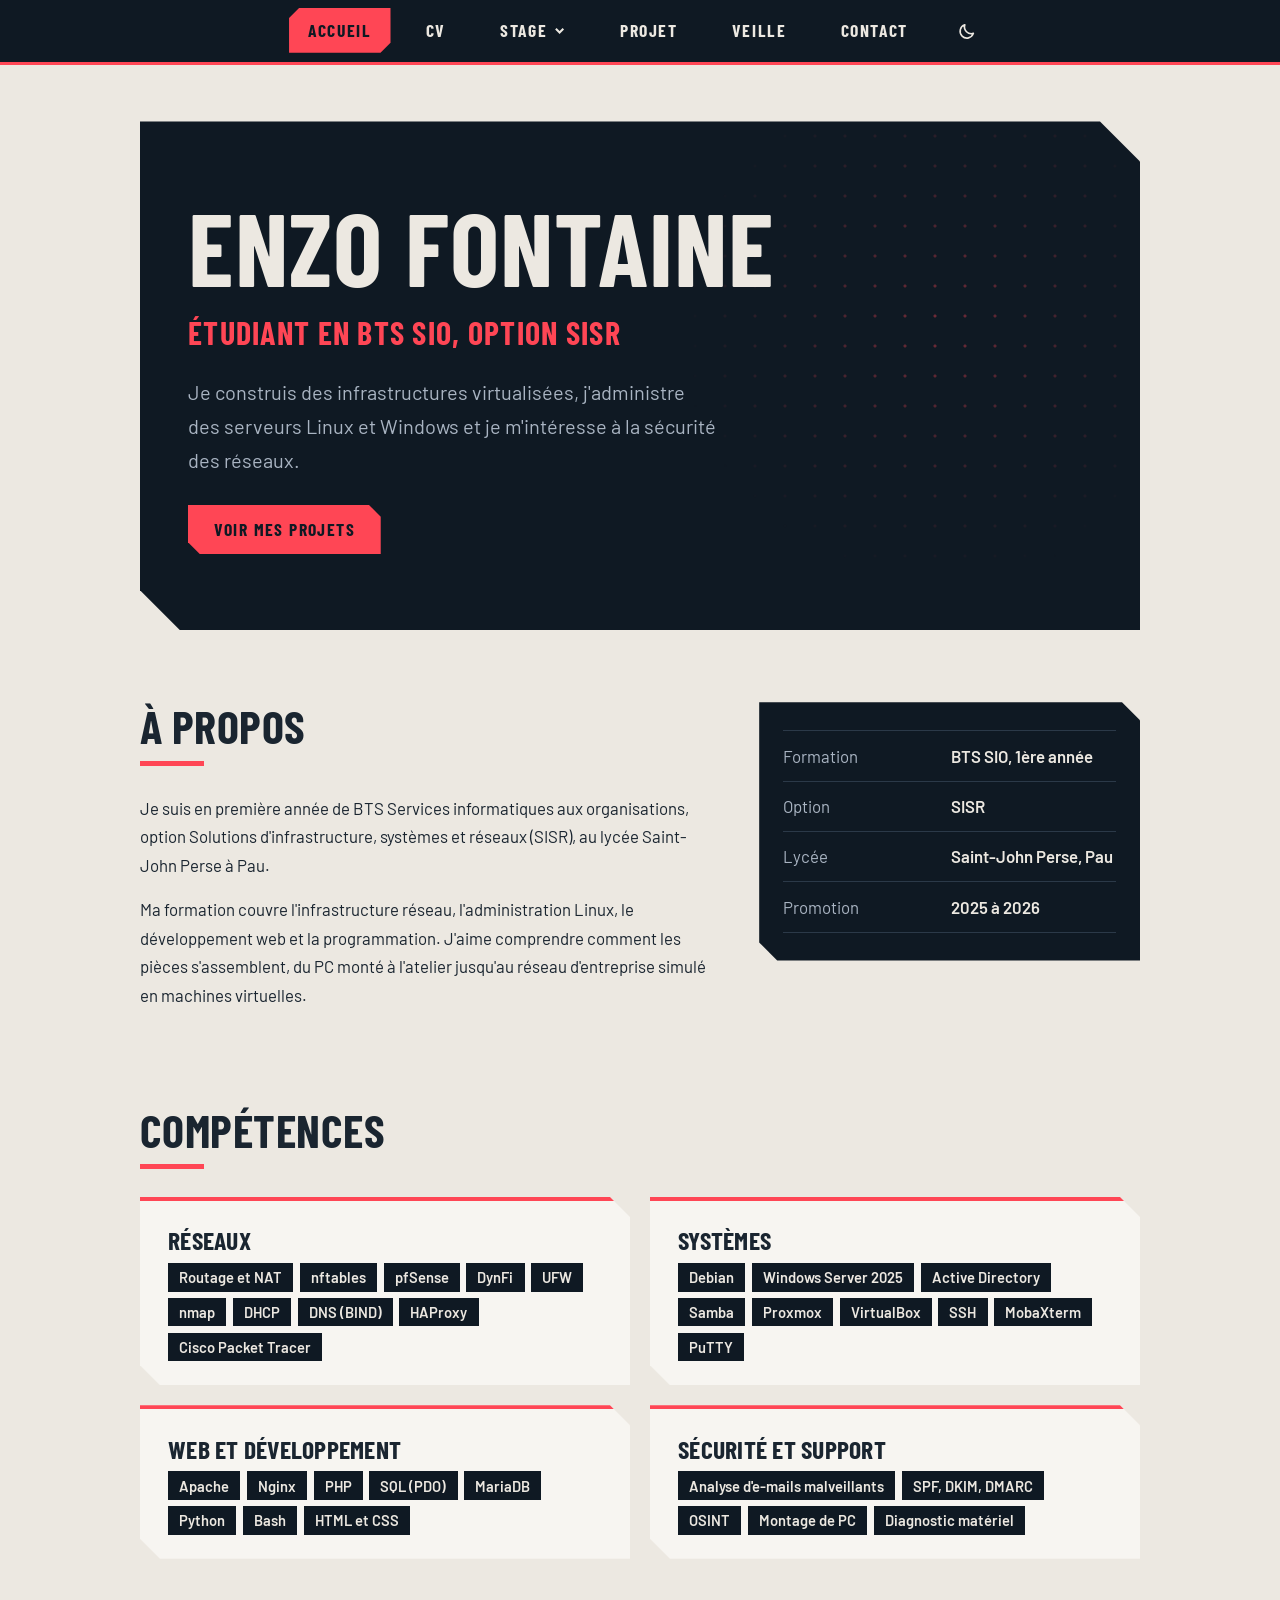
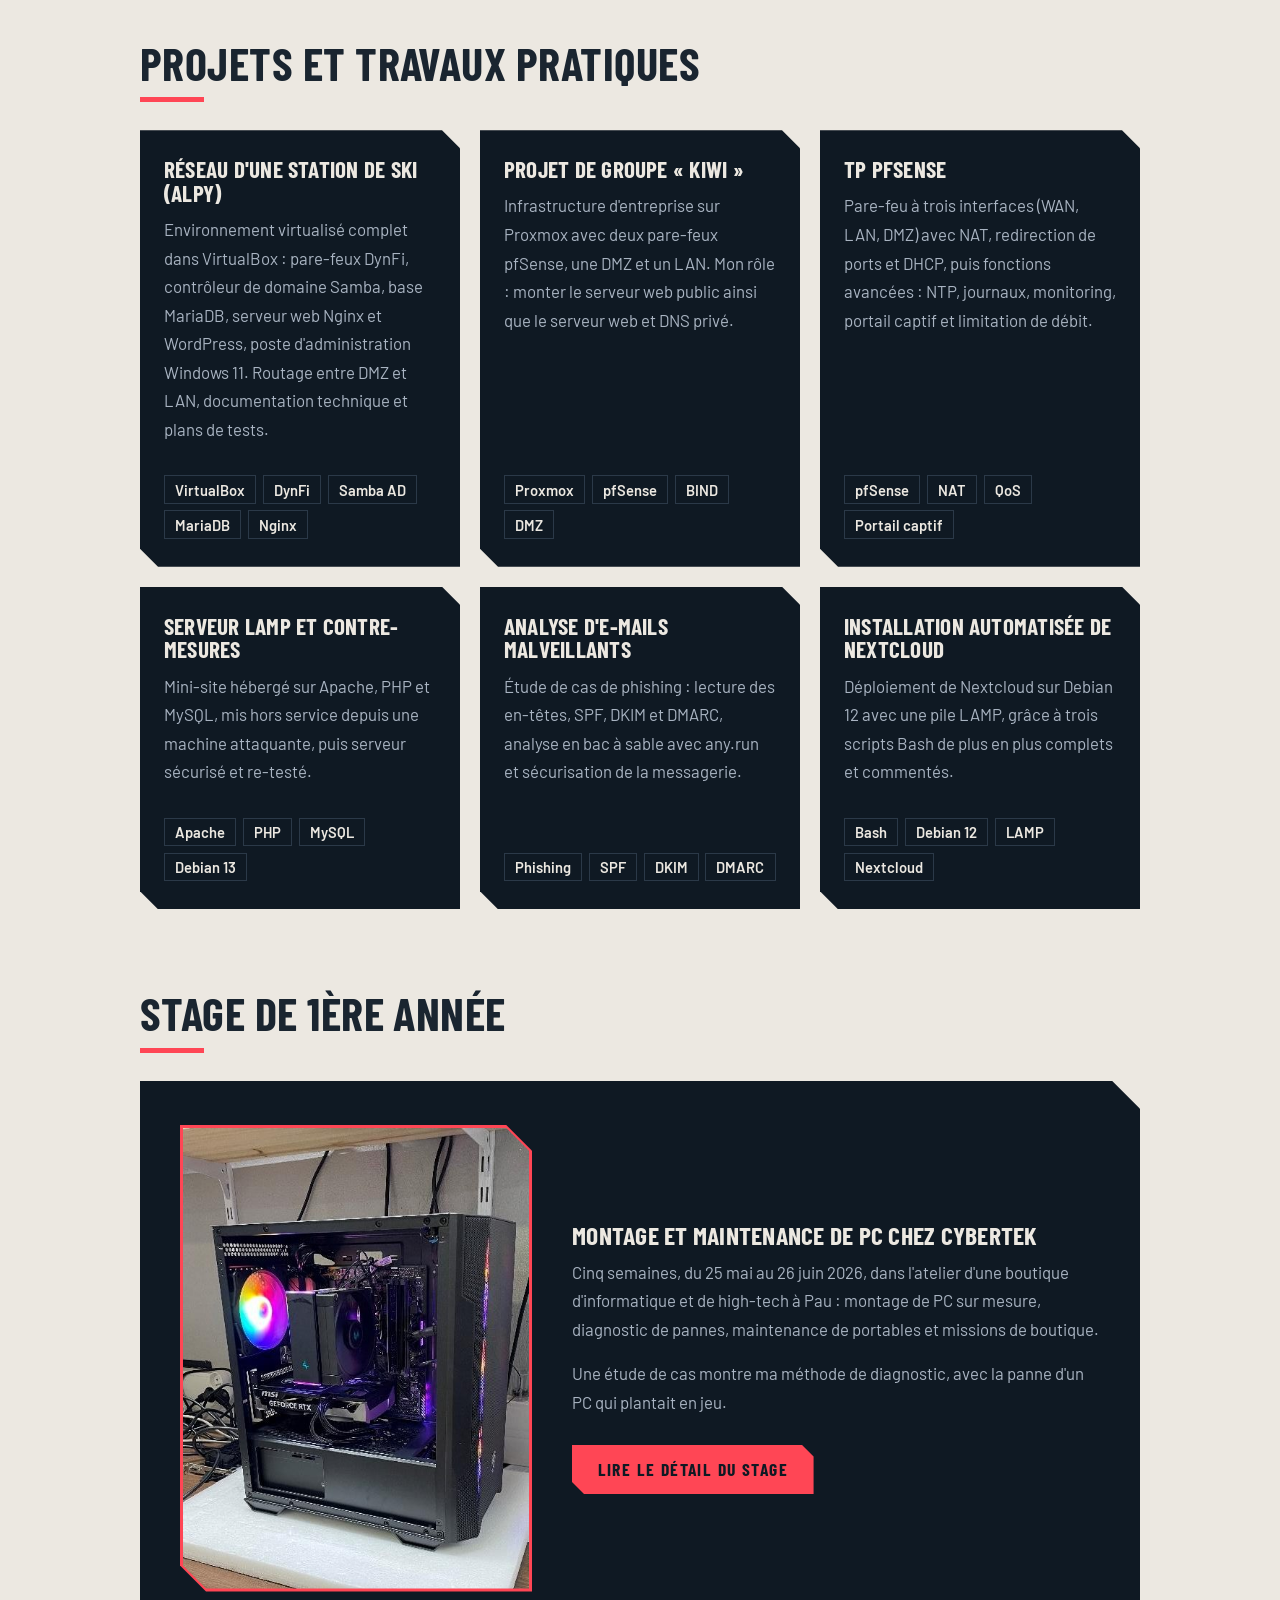
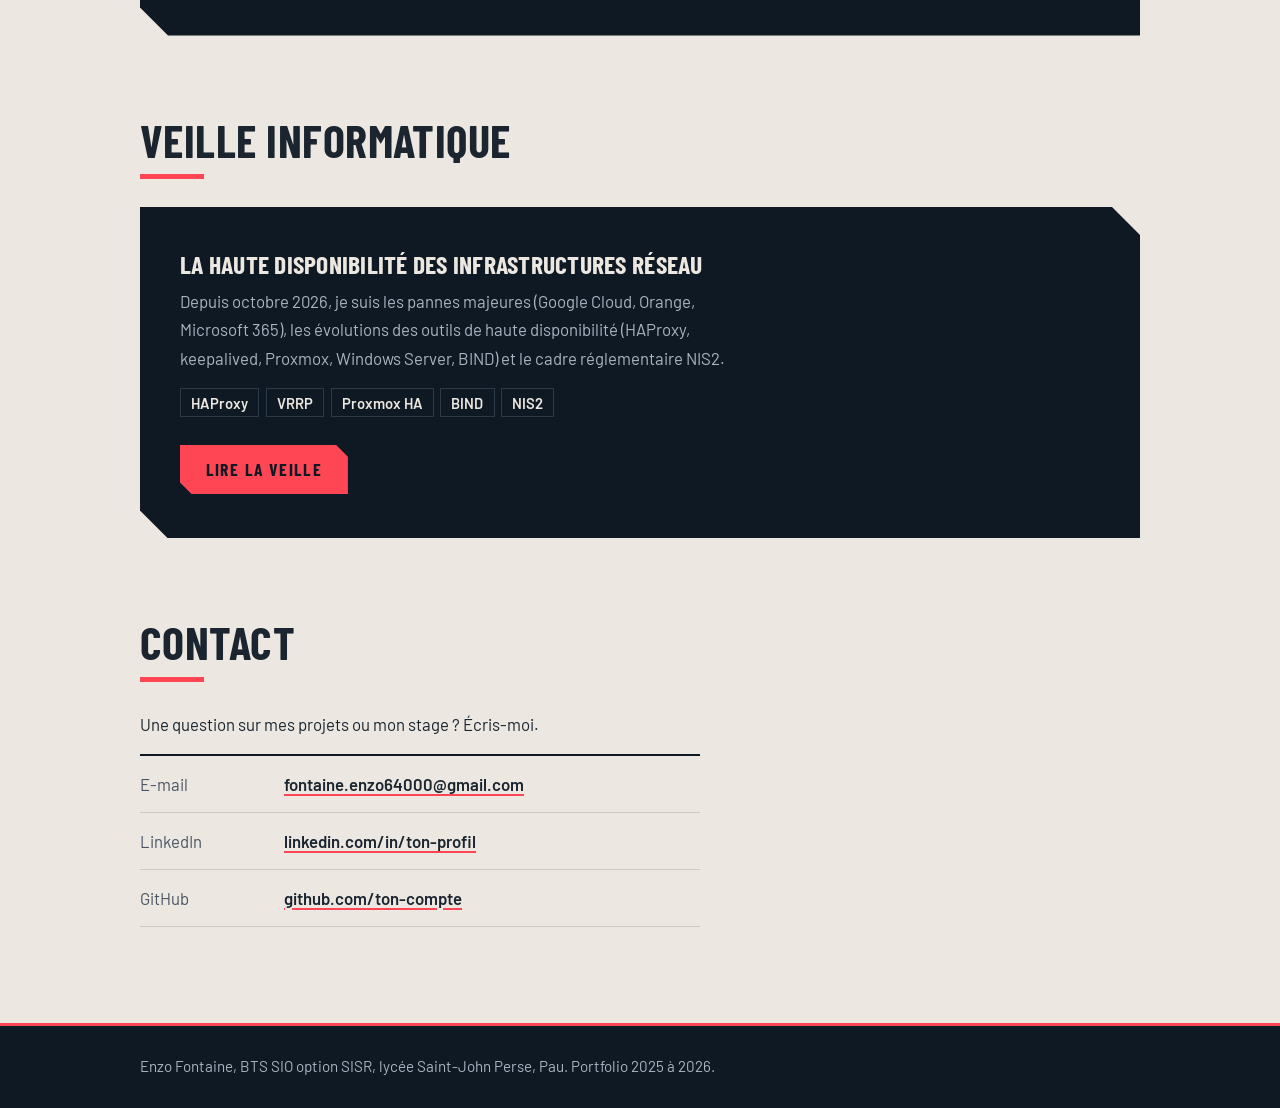
<file: index.html>
<!DOCTYPE html>
<html lang="fr">
<head>
<meta charset="utf-8">
<meta name="viewport" content="width=device-width, initial-scale=1">
<title>Enzo Fontaine | Portfolio BTS SIO SISR</title>
<meta name="description" content="Portfolio d'Enzo Fontaine, étudiant en BTS SIO option SISR au lycée Saint-John Perse à Pau : projets réseaux et systèmes, stage de 1ère année chez Cybertek.">
<link rel="preconnect" href="https://fonts.googleapis.com">
<link rel="preconnect" href="https://fonts.gstatic.com" crossorigin>
<link href="https://fonts.googleapis.com/css2?family=Barlow:wght@400;500;600&family=Barlow+Condensed:wght@600;700&display=swap" rel="stylesheet">
<script src="theme.js"></script>
<link rel="stylesheet" href="style.css">
<style>
/* Début de page : sans photo, avec une grille de points qui s'éclaire autour du curseur */
.hero{display:block;position:relative;--cut:40px;padding:4.5rem 3rem 4.75rem;margin-bottom:4.5rem}
.hero::before{content:"";position:absolute;inset:0;pointer-events:none;
  background-image:radial-gradient(circle,rgba(255,70,85,.75) 1.3px,transparent 1.8px);background-size:30px 30px;
  -webkit-mask-image:radial-gradient(circle 260px at var(--mx,80%) var(--my,40%),rgba(0,0,0,.55),transparent);
  mask-image:radial-gradient(circle 260px at var(--mx,80%) var(--my,40%),rgba(0,0,0,.55),transparent)}
.hero-content{position:relative}
.hero h1{font-size:clamp(3.2rem,9vw,6.5rem)}
.hero .role{font-size:clamp(1.4rem,3vw,2rem);margin:1rem 0 1.5rem}
.hero .lead{max-width:48ch;font-size:1.25rem}
@media (max-width:860px){.hero{padding:3rem 1.75rem 3.25rem}}
</style>
</head>
<body>

<nav class="site-nav" aria-label="Navigation principale">
  <ul>
    <li><a href="index.html" aria-current="page">Accueil</a></li>
    <li><a href="cv.html">CV</a></li>
    <li class="has-menu">
      <button type="button" aria-expanded="false" aria-controls="menu-stage">Stage <svg class="chev" viewBox="0 0 12 12" aria-hidden="true"><path d="M2 4l4 4 4-4" fill="none" stroke="currentColor" stroke-width="2.2"/></svg></button>
      <ul class="submenu" id="menu-stage">
        <li><a href="stage1/stage-1ere-annee.html">Stage 1ère année</a></li>
        <li><a href="stage-2eme-annee.html">Stage 2ème année</a></li>
      </ul>
    </li>
    <li><a href="#projets">Projet</a></li>
    <li><a href="veille/veille.html">Veille</a></li>
    <li><a href="contact.html">Contact</a></li>
  </ul>
</nav>

<main class="wrap">

  <header class="panel hero">
    <div class="hero-content">
      <h1>Enzo Fontaine</h1>
      <p class="role">Étudiant en BTS SIO, option SISR</p>
      <p class="lead">Je construis des infrastructures virtualisées, j'administre des serveurs Linux et Windows et je m'intéresse à la sécurité des réseaux.</p>
      <div class="actions">
        <a class="btn btn-main" href="#projets">Voir mes projets</a>
      </div>
    </div>
  </header>

  <section class="block about" id="a-propos">
    <div>
      <h2>À propos</h2>
      <p>Je suis en première année de BTS Services informatiques aux organisations, option Solutions d'infrastructure, systèmes et réseaux (SISR), au lycée Saint-John Perse à Pau.</p>
      <p>Ma formation couvre l'infrastructure réseau, l'administration Linux, le développement web et la programmation. J'aime comprendre comment les pièces s'assemblent, du PC monté à l'atelier jusqu'au réseau d'entreprise simulé en machines virtuelles.</p>
    </div>
    <div class="panel panel-sm">
      <dl class="specs" style="margin-top:0">
        <div><dt>Formation</dt><dd>BTS SIO, 1ère année</dd></div>
        <div><dt>Option</dt><dd>SISR</dd></div>
        <div><dt>Lycée</dt><dd>Saint-John Perse, Pau</dd></div>
        <div><dt>Promotion</dt><dd>2025 à 2026</dd></div>
      </dl>
    </div>
  </section>

  <section class="block" id="competences">
    <h2>Compétences</h2>
    <div class="skills">
      <article class="card">
        <h3>Réseaux</h3>
        <ul class="tags">
          <li>Routage et NAT</li><li>nftables</li><li>pfSense</li><li>DynFi</li><li>UFW</li><li>nmap</li><li>DHCP</li><li>DNS (BIND)</li><li>HAProxy</li><li>Cisco Packet Tracer</li>
        </ul>
      </article>
      <article class="card">
        <h3>Systèmes</h3>
        <ul class="tags">
          <li>Debian</li><li>Windows Server 2025</li><li>Active Directory</li><li>Samba</li><li>Proxmox</li><li>VirtualBox</li><li>SSH</li><li>MobaXterm</li><li>PuTTY</li>
        </ul>
      </article>
      <article class="card">
        <h3>Web et développement</h3>
        <ul class="tags">
          <li>Apache</li><li>Nginx</li><li>PHP</li><li>SQL (PDO)</li><li>MariaDB</li><li>Python</li><li>Bash</li><li>HTML et CSS</li>
        </ul>
      </article>
      <article class="card">
        <h3>Sécurité et support</h3>
        <ul class="tags">
          <li>Analyse d'e-mails malveillants</li><li>SPF, DKIM, DMARC</li><li>OSINT</li><li>Montage de PC</li><li>Diagnostic matériel</li>
        </ul>
      </article>
    </div>
  </section>

  <section class="block" id="projets">
    <h2>Projets et travaux pratiques</h2>
    <div class="projects">
      <article class="panel panel-sm">
        <h3>Réseau d'une station de ski (ALPY)</h3>
        <p>Environnement virtualisé complet dans VirtualBox : pare-feux DynFi, contrôleur de domaine Samba, base MariaDB, serveur web Nginx et WordPress, poste d'administration Windows 11. Routage entre DMZ et LAN, documentation technique et plans de tests.</p>
        <ul class="tags"><li>VirtualBox</li><li>DynFi</li><li>Samba AD</li><li>MariaDB</li><li>Nginx</li></ul>
      </article>
      <article class="panel panel-sm">
        <h3>Projet de groupe « kiwi »</h3>
        <p>Infrastructure d'entreprise sur Proxmox avec deux pare-feux pfSense, une DMZ et un LAN. Mon rôle : monter le serveur web public ainsi que le serveur web et DNS privé.</p>
        <ul class="tags"><li>Proxmox</li><li>pfSense</li><li>BIND</li><li>DMZ</li></ul>
      </article>
      <article class="panel panel-sm">
        <h3>TP pfSense</h3>
        <p>Pare-feu à trois interfaces (WAN, LAN, DMZ) avec NAT, redirection de ports et DHCP, puis fonctions avancées : NTP, journaux, monitoring, portail captif et limitation de débit.</p>
        <ul class="tags"><li>pfSense</li><li>NAT</li><li>QoS</li><li>Portail captif</li></ul>
      </article>
      <article class="panel panel-sm">
        <h3>Serveur LAMP et contre-mesures</h3>
        <p>Mini-site hébergé sur Apache, PHP et MySQL, mis hors service depuis une machine attaquante, puis serveur sécurisé et re-testé.</p>
        <ul class="tags"><li>Apache</li><li>PHP</li><li>MySQL</li><li>Debian 13</li></ul>
      </article>
      <article class="panel panel-sm">
        <h3>Analyse d'e-mails malveillants</h3>
        <p>Étude de cas de phishing : lecture des en-têtes, SPF, DKIM et DMARC, analyse en bac à sable avec any.run et sécurisation de la messagerie.</p>
        <ul class="tags"><li>Phishing</li><li>SPF</li><li>DKIM</li><li>DMARC</li></ul>
      </article>
      <article class="panel panel-sm">
        <h3>Installation automatisée de Nextcloud</h3>
        <p>Déploiement de Nextcloud sur Debian 12 avec une pile LAMP, grâce à trois scripts Bash de plus en plus complets et commentés.</p>
        <ul class="tags"><li>Bash</li><li>Debian 12</li><li>LAMP</li><li>Nextcloud</li></ul>
      </article>
    </div>
  </section>

  <section class="block" id="stage">
    <h2>Stage de 1ère année</h2>
    <div class="panel feature">
      <figure class="fig">
        <div class="frame"><img src="stage1/images/montage-realise.jpg" width="479" height="638" alt="PC monté pendant le stage chez Cybertek" loading="lazy"></div>
      </figure>
      <div>
        <h3>Montage et maintenance de PC chez Cybertek</h3>
        <p>Cinq semaines, du 25 mai au 26 juin 2026, dans l'atelier d'une boutique d'informatique et de high-tech à Pau : montage de PC sur mesure, diagnostic de pannes, maintenance de portables et missions de boutique.</p>
        <p>Une étude de cas montre ma méthode de diagnostic, avec la panne d'un PC qui plantait en jeu.</p>
        <div class="actions"><a class="btn btn-main" href="stage1/stage-1ere-annee.html">Lire le détail du stage</a></div>
      </div>
    </div>
  </section>

  <section class="block" id="veille">
    <h2>Veille informatique</h2>
    <div class="panel feature" style="grid-template-columns:1fr">
      <div>
        <h3>La haute disponibilité des infrastructures réseau</h3>
        <p>Depuis octobre 2026, je suis les pannes majeures (Google Cloud, Orange, Microsoft 365), les évolutions des outils de haute disponibilité (HAProxy, keepalived, Proxmox, Windows Server, BIND) et le cadre réglementaire NIS2.</p>
        <ul class="tags"><li>HAProxy</li><li>VRRP</li><li>Proxmox HA</li><li>BIND</li><li>NIS2</li></ul>
        <div class="actions"><a class="btn btn-main" href="veille/veille.html">Lire la veille</a></div>
      </div>
    </div>
  </section>

  <section class="block" id="contact">
    <h2>Contact</h2>
    <p>Une question sur mes projets ou mon stage ? Écris-moi.</p>
    <!-- À REMPLACER : mets ta vraie adresse e-mail et tes vrais liens ci-dessous -->
    <ul class="contact-list">
      <li><span>E-mail</span><a href="mailto:fontaine.enzo64000@gmail.com">fontaine.enzo64000@gmail.com</a></li>
      <li><span>LinkedIn</span><a href="https://www.linkedin.com/in/ton-profil">linkedin.com/in/ton-profil</a></li>
      <li><span>GitHub</span><a href="https://github.com/ton-compte">github.com/ton-compte</a></li>
    </ul>
  </section>

</main>

<footer class="site-footer">
  <div class="wrap"><p>Enzo Fontaine, BTS SIO option SISR, lycée Saint-John Perse, Pau. Portfolio 2025 à 2026.</p></div>
</footer>

<script src="nav.js"></script>
<script src="cursor.js"></script>
</body>
</html>
</file>
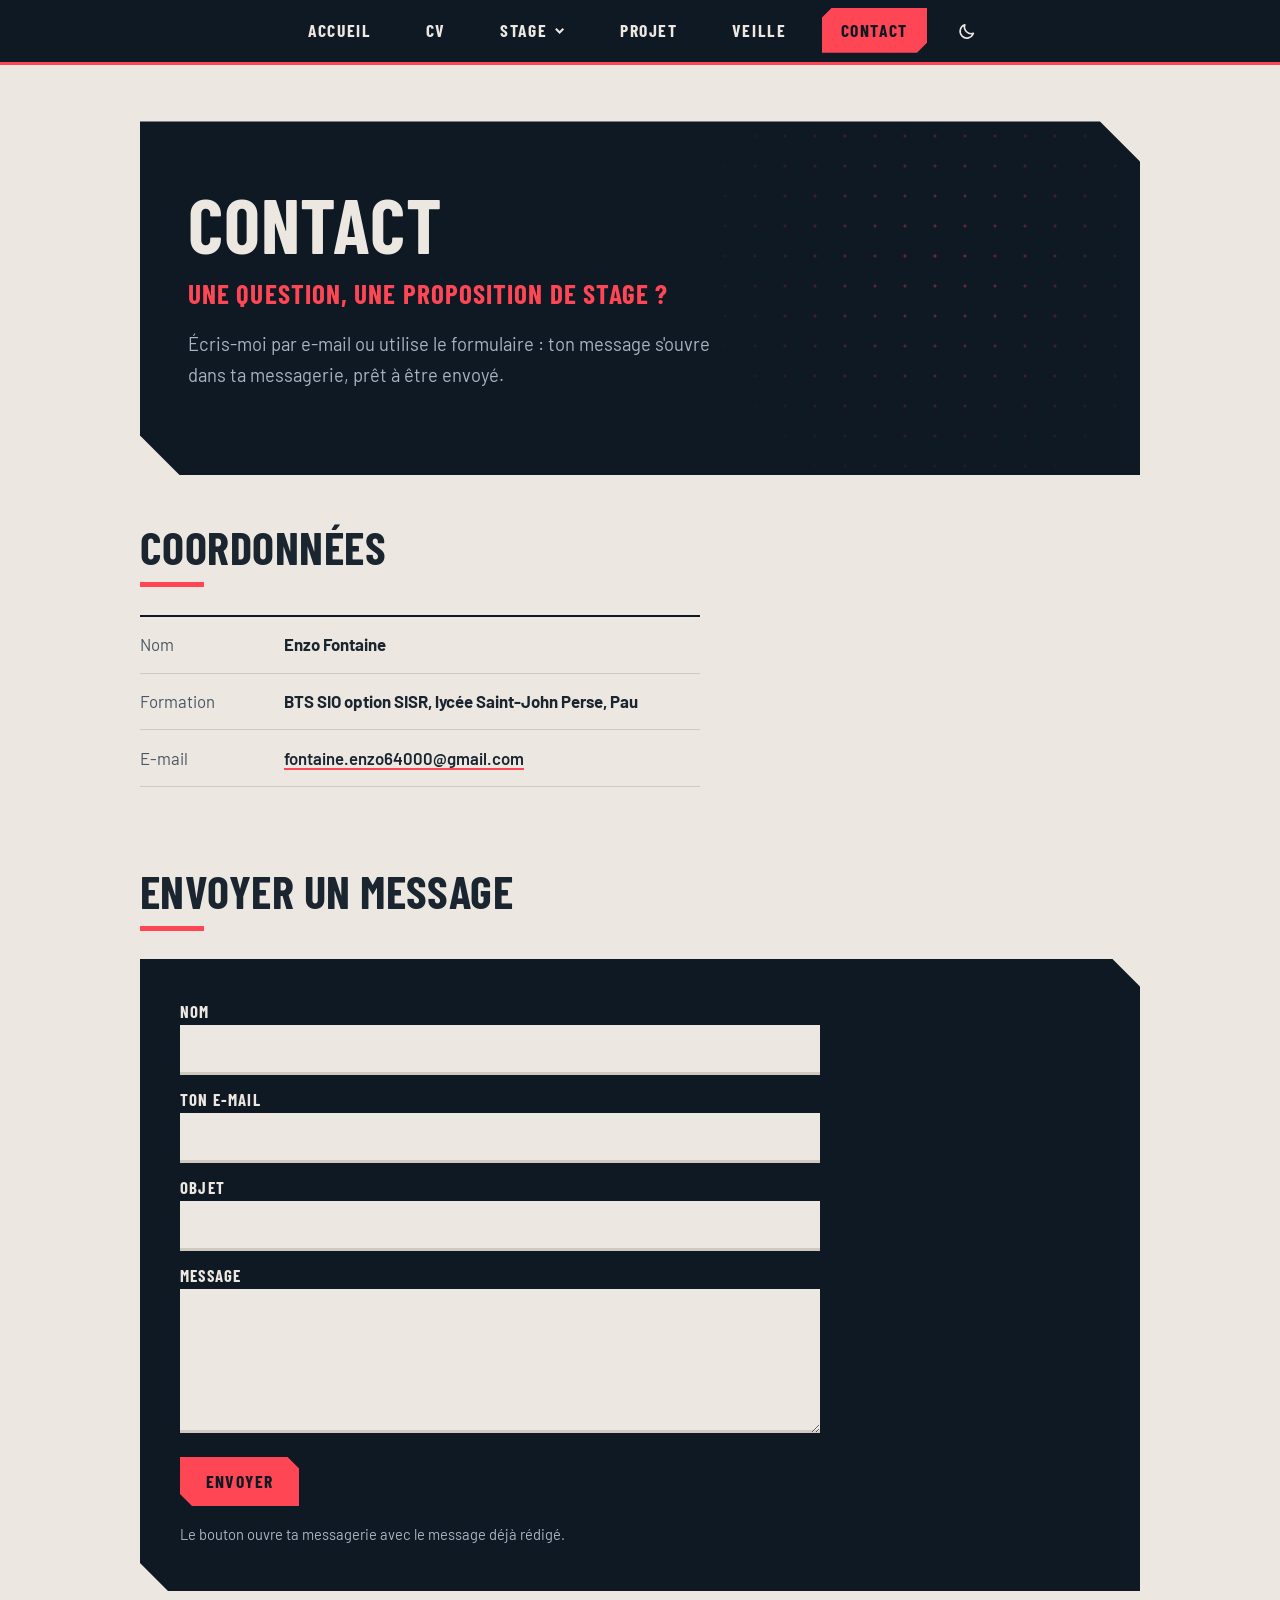
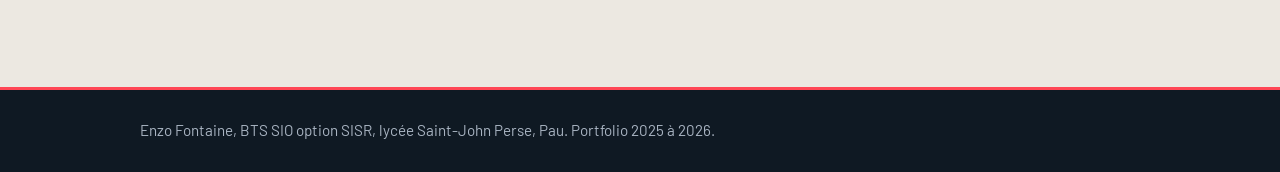
<file: contact.html>
<!DOCTYPE html>
<html lang="fr">
<head>
<meta charset="utf-8">
<meta name="viewport" content="width=device-width, initial-scale=1">
<title>Contact | Enzo Fontaine</title>
<meta name="description" content="Contacter Enzo Fontaine, étudiant en BTS SIO option SISR à Pau.">
<script src="theme.js"></script>
<link rel="preconnect" href="https://fonts.googleapis.com">
<link rel="preconnect" href="https://fonts.gstatic.com" crossorigin>
<link href="https://fonts.googleapis.com/css2?family=Barlow:wght@400;500;600&family=Barlow+Condensed:wght@600;700&display=swap" rel="stylesheet">
<link rel="stylesheet" href="style.css">
<style>
/* En-tête : grille de points qui s'éclaire autour du curseur (réglée par cursor.js) */
.hero{display:block;position:relative;--cut:40px;padding:4rem 3rem 4.25rem;margin-bottom:3rem}
.hero::before{content:"";position:absolute;inset:0;pointer-events:none;
  background-image:radial-gradient(circle,rgba(255,70,85,.75) 1.3px,transparent 1.8px);background-size:30px 30px;
  -webkit-mask-image:radial-gradient(circle 260px at var(--mx,80%) var(--my,40%),rgba(0,0,0,.55),transparent);
  mask-image:radial-gradient(circle 260px at var(--mx,80%) var(--my,40%),rgba(0,0,0,.55),transparent)}
.hero-content{position:relative}
.hero h1{font-size:clamp(2.6rem,7vw,4.75rem)}
.hero .role{font-size:clamp(1.2rem,2.6vw,1.7rem);margin:1rem 0 1.25rem}
.hero .lead{max-width:56ch}
@media (max-width:860px){.hero{padding:2.5rem 1.75rem 2.75rem}}

/* Formulaire */
.cform{display:grid;gap:1rem;max-width:640px}
.cform label{display:block;margin-bottom:.35rem;font:700 1.05rem/1 "Barlow Condensed",sans-serif;text-transform:uppercase;letter-spacing:.07em;color:var(--sand)}
.cform input,.cform textarea{width:100%;padding:.8rem .9rem;border:0;background:var(--sand);color:#1A2530;font:400 1rem/1.5 "Barlow",system-ui,sans-serif;box-shadow:inset 0 -3px 0 var(--line-light)}
.cform textarea{min-height:9rem;resize:vertical}
.cform input:focus,.cform textarea:focus{outline:3px solid var(--red);outline-offset:2px}
.cform button{justify-self:start;border:0;cursor:pointer}
.cform .hint{margin:0;font-size:.92rem}
</style>
</head>
<body>

<nav class="site-nav" aria-label="Navigation principale">
  <ul>
    <li><a href="index.html">Accueil</a></li>
    <li><a href="cv.html">CV</a></li>
    <li class="has-menu">
      <button type="button" aria-expanded="false" aria-controls="menu-stage">Stage <svg class="chev" viewBox="0 0 12 12" aria-hidden="true"><path d="M2 4l4 4 4-4" fill="none" stroke="currentColor" stroke-width="2.2"/></svg></button>
      <ul class="submenu" id="menu-stage">
        <li><a href="stage1/stage-1ere-annee.html">Stage 1ère année</a></li>
        <li><a href="stage-2eme-annee.html">Stage 2ème année</a></li>
      </ul>
    </li>
    <li><a href="index.html#projets">Projet</a></li>
    <li><a href="veille/veille.html">Veille</a></li>
    <li><a href="contact.html" aria-current="page">Contact</a></li>
  </ul>
</nav>

<main class="wrap">

  <header class="panel hero">
    <div class="hero-content">
      <h1>Contact</h1>
      <p class="role">Une question, une proposition de stage ?</p>
      <p class="lead">Écris-moi par e-mail ou utilise le formulaire : ton message s'ouvre dans ta messagerie, prêt à être envoyé.</p>
    </div>
  </header>

  <section class="block">
    <h2>Coordonnées</h2>
    <ul class="contact-list">
      <li><span>Nom</span><strong>Enzo Fontaine</strong></li>
      <li><span>Formation</span><strong>BTS SIO option SISR, lycée Saint-John Perse, Pau</strong></li>
      <li><span>E-mail</span><a href="mailto:fontaine.enzo64000@gmail.com">fontaine.enzo64000@gmail.com</a></li>
    </ul>
  </section>

  <section class="block">
    <h2>Envoyer un message</h2>
    <div class="panel">
      <form class="cform" id="contact-form">
        <div><label for="nom">Nom</label><input type="text" id="nom" name="nom" autocomplete="name" required></div>
        <div><label for="email">Ton e-mail</label><input type="email" id="email" name="email" autocomplete="email" required></div>
        <div><label for="objet">Objet</label><input type="text" id="objet" name="objet" required></div>
        <div><label for="message">Message</label><textarea id="message" name="message" required></textarea></div>
        <button type="submit" class="btn btn-main">Envoyer</button>
        <p class="hint">Le bouton ouvre ta messagerie avec le message déjà rédigé.</p>
      </form>
    </div>
  </section>

</main>

<footer class="site-footer">
  <div class="wrap"><p>Enzo Fontaine, BTS SIO option SISR, lycée Saint-John Perse, Pau. Portfolio 2025 à 2026.</p></div>
</footer>

<script>
document.getElementById('contact-form').addEventListener('submit', function (e) {
  e.preventDefault();
  var v = function (id) { return document.getElementById(id).value; };
  var corps = v('message') + '\n\n' + v('nom') + '\n' + v('email');
  window.location.href = 'mailto:fontaine.enzo64000@gmail.com?subject=' + encodeURIComponent(v('objet')) + '&body=' + encodeURIComponent(corps);
});
</script>
<script src="nav.js"></script>
<script src="cursor.js"></script>
</body>
</html>
</file>
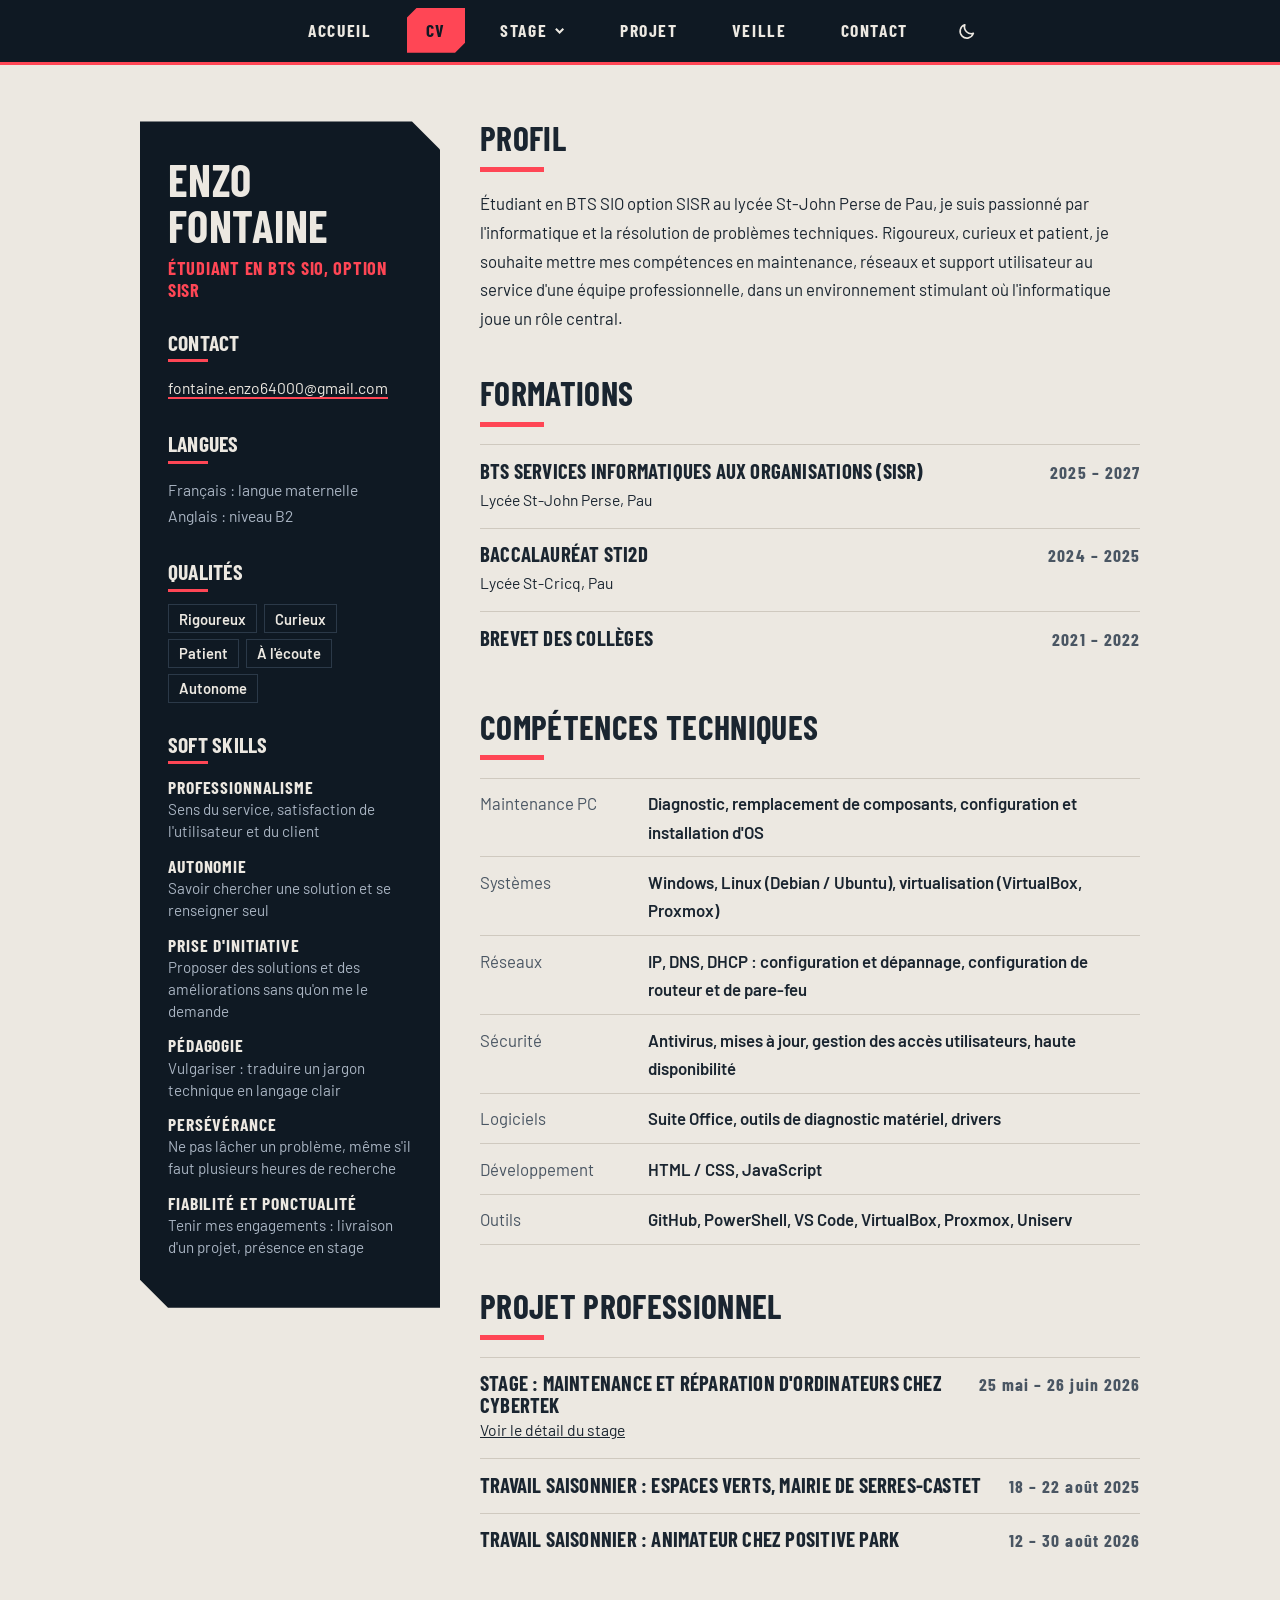
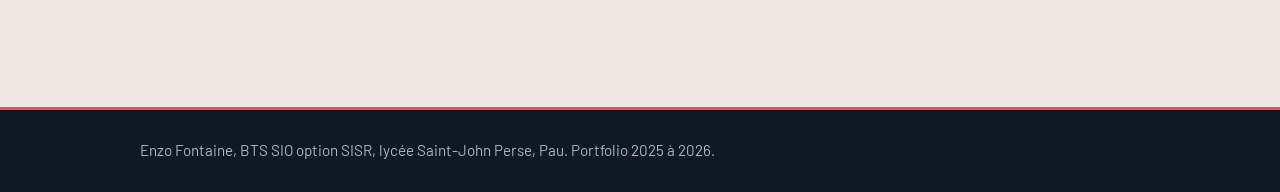
<file: cv.html>
<!DOCTYPE html>
<html lang="fr">
<head>
<meta charset="utf-8">
<meta name="viewport" content="width=device-width, initial-scale=1">
<title>CV | Enzo Fontaine</title>
<meta name="description" content="CV d'Enzo Fontaine, étudiant en BTS SIO option SISR : formation, expériences, compétences et projets.">
<script src="theme.js"></script>
<link rel="preconnect" href="https://fonts.googleapis.com">
<link rel="preconnect" href="https://fonts.gstatic.com" crossorigin>
<link href="https://fonts.googleapis.com/css2?family=Barlow:wght@400;500;600&family=Barlow+Condensed:wght@600;700&display=swap" rel="stylesheet">
<link rel="stylesheet" href="style.css">
<style>
/* En-tête : grille de points qui s'éclaire autour du curseur (réglée par cursor.js) */
.hero{display:block;position:relative;--cut:40px;padding:4rem 3rem 4.25rem;margin-bottom:3rem}
.hero::before{content:"";position:absolute;inset:0;pointer-events:none;
  background-image:radial-gradient(circle,rgba(255,70,85,.75) 1.3px,transparent 1.8px);background-size:30px 30px;
  -webkit-mask-image:radial-gradient(circle 260px at var(--mx,80%) var(--my,40%),rgba(0,0,0,.55),transparent);
  mask-image:radial-gradient(circle 260px at var(--mx,80%) var(--my,40%),rgba(0,0,0,.55),transparent)}
.hero-content{position:relative}
.hero h1{font-size:clamp(2.6rem,7vw,4.75rem)}
.hero .role{font-size:clamp(1.2rem,2.6vw,1.7rem);margin:1rem 0 1.25rem}
.hero .lead{max-width:56ch}
@media (max-width:860px){.hero{padding:2.5rem 1.75rem 2.75rem}}

/* CV affiché directement : colonne de gauche + contenu */
.cv{display:grid;grid-template-columns:minmax(0,300px) minmax(0,1fr);gap:2.5rem;align-items:start;padding-bottom:5rem}
.cv-side{--cut:28px;padding:2.25rem 1.75rem}
.cv-side h1{font-size:clamp(2.2rem,5vw,2.8rem)}
.cv-side .role{margin:.6rem 0 0;font:700 1.15rem/1.15 "Barlow Condensed",sans-serif;text-transform:uppercase;letter-spacing:.04em;color:var(--red)}
.cv-side h2{font-size:1.35rem;margin:1.9rem 0 .8rem;color:var(--sand)}
.cv-side h2::after{width:40px;height:3px;margin-top:.4rem}
.cv-side p{font-size:.98rem;margin:0 0 .5rem}
.cv-side a{color:var(--sand);text-decoration-color:var(--red);text-decoration-thickness:2px;text-underline-offset:3px;word-break:break-all}
.cv-side .tags{margin-top:0}
.soft{list-style:none;margin:0;padding:0}
.soft li{margin-bottom:.85rem;font-size:.95rem;line-height:1.45;color:var(--soft)}
.soft strong{display:block;color:var(--sand);font:700 1.1rem/1.2 "Barlow Condensed",sans-serif;text-transform:uppercase;letter-spacing:.05em}
.cv-main section{margin-bottom:2.75rem}
.cv-main h2{font-size:clamp(1.6rem,3.2vw,2.1rem);margin-bottom:1.1rem}
.cv-main p{max-width:none}
.entry{display:grid;grid-template-columns:1fr auto;gap:.15rem 1rem;padding:.9rem 0;border-top:1px solid var(--line-light)}
.entry h3{font-size:1.3rem;margin:0}
.entry .date{font:700 1.1rem/1.4 "Barlow Condensed",sans-serif;letter-spacing:.06em;color:var(--soft-ink);white-space:nowrap}
.entry p{grid-column:1 / -1;margin:0;font-size:.98rem}
.cv-main .specs{margin-top:0;border-top-color:var(--line-light)}
.cv-main .specs div{border-bottom-color:var(--line-light)}
.cv-main .specs dt{color:var(--soft-ink)}
.cv-main .specs dd{color:var(--ink)}
@media (max-width:860px){.cv{grid-template-columns:1fr;gap:2rem}.entry{grid-template-columns:1fr}}
</style>
</head>
<body>

<nav class="site-nav" aria-label="Navigation principale">
  <ul>
    <li><a href="index.html">Accueil</a></li>
    <li><a href="cv.html" aria-current="page">CV</a></li>
    <li class="has-menu">
      <button type="button" aria-expanded="false" aria-controls="menu-stage">Stage <svg class="chev" viewBox="0 0 12 12" aria-hidden="true"><path d="M2 4l4 4 4-4" fill="none" stroke="currentColor" stroke-width="2.2"/></svg></button>
      <ul class="submenu" id="menu-stage">
        <li><a href="stage1/stage-1ere-annee.html">Stage 1ère année</a></li>
        <li><a href="stage-2eme-annee.html">Stage 2ème année</a></li>
      </ul>
    </li>
    <li><a href="index.html#projets">Projet</a></li>
    <li><a href="veille/veille.html">Veille</a></li>
    <li><a href="contact.html">Contact</a></li>
  </ul>
</nav>

<main class="wrap">

  <div class="cv">

    <aside class="panel cv-side">
      <h1>Enzo Fontaine</h1>
      <p class="role">Étudiant en BTS SIO, option SISR</p>

      <h2>Contact</h2>
      <p><a href="mailto:fontaine.enzo64000@gmail.com">fontaine.enzo64000@gmail.com</a></p>

      <h2>Langues</h2>
      <p>Français : langue maternelle<br>Anglais : niveau B2</p>

      <h2>Qualités</h2>
      <ul class="tags">
        <li>Rigoureux</li><li>Curieux</li><li>Patient</li><li>À l'écoute</li><li>Autonome</li>
      </ul>

      <h2>Soft skills</h2>
      <ul class="soft">
        <li><strong>Professionnalisme</strong>Sens du service, satisfaction de l'utilisateur et du client</li>
        <li><strong>Autonomie</strong>Savoir chercher une solution et se renseigner seul</li>
        <li><strong>Prise d'initiative</strong>Proposer des solutions et des améliorations sans qu'on me le demande</li>
        <li><strong>Pédagogie</strong>Vulgariser : traduire un jargon technique en langage clair</li>
        <li><strong>Persévérance</strong>Ne pas lâcher un problème, même s'il faut plusieurs heures de recherche</li>
        <li><strong>Fiabilité et ponctualité</strong>Tenir mes engagements : livraison d'un projet, présence en stage</li>
      </ul>
    </aside>

    <div class="cv-main">

      <section id="profil">
        <h2>Profil</h2>
        <p>Étudiant en BTS SIO option SISR au lycée St-John Perse de Pau, je suis passionné par l'informatique et la résolution de problèmes techniques. Rigoureux, curieux et patient, je souhaite mettre mes compétences en maintenance, réseaux et support utilisateur au service d'une équipe professionnelle, dans un environnement stimulant où l'informatique joue un rôle central.</p>
      </section>

      <section id="formations">
        <h2>Formations</h2>
        <div class="entry"><h3>BTS Services informatiques aux organisations (SISR)</h3><span class="date">2025 – 2027</span><p>Lycée St-John Perse, Pau</p></div>
        <div class="entry"><h3>Baccalauréat STI2D</h3><span class="date">2024 – 2025</span><p>Lycée St-Cricq, Pau</p></div>
        <div class="entry"><h3>Brevet des collèges</h3><span class="date">2021 – 2022</span></div>
      </section>

      <section id="competences">
        <h2>Compétences techniques</h2>
        <dl class="specs">
          <div><dt>Maintenance PC</dt><dd>Diagnostic, remplacement de composants, configuration et installation d'OS</dd></div>
          <div><dt>Systèmes</dt><dd>Windows, Linux (Debian / Ubuntu), virtualisation (VirtualBox, Proxmox)</dd></div>
          <div><dt>Réseaux</dt><dd>IP, DNS, DHCP : configuration et dépannage, configuration de routeur et de pare-feu</dd></div>
          <div><dt>Sécurité</dt><dd>Antivirus, mises à jour, gestion des accès utilisateurs, haute disponibilité</dd></div>
          <div><dt>Logiciels</dt><dd>Suite Office, outils de diagnostic matériel, drivers</dd></div>
          <div><dt>Développement</dt><dd>HTML / CSS, JavaScript</dd></div>
          <div><dt>Outils</dt><dd>GitHub, PowerShell, VS Code, VirtualBox, Proxmox, Uniserv</dd></div>
        </dl>
      </section>

      <section id="projet-pro">
        <h2>Projet professionnel</h2>
        <div class="entry"><h3>Stage : maintenance et réparation d'ordinateurs chez Cybertek</h3><span class="date">25 mai – 26 juin 2026</span><p><a href="stage1/stage-1ere-annee.html">Voir le détail du stage</a></p></div>
        <div class="entry"><h3>Travail saisonnier : espaces verts, mairie de Serres-Castet</h3><span class="date">18 – 22 août 2025</span></div>
        <div class="entry"><h3>Travail saisonnier : animateur chez Positive Park</h3><span class="date">12 – 30 août 2026</span></div>
      </section>

    </div>
  </div>
</main>

<footer class="site-footer">
  <div class="wrap"><p>Enzo Fontaine, BTS SIO option SISR, lycée Saint-John Perse, Pau. Portfolio 2025 à 2026.</p></div>
</footer>

<script src="nav.js"></script>
<script src="cursor.js"></script>
</body>
</html>
</file>
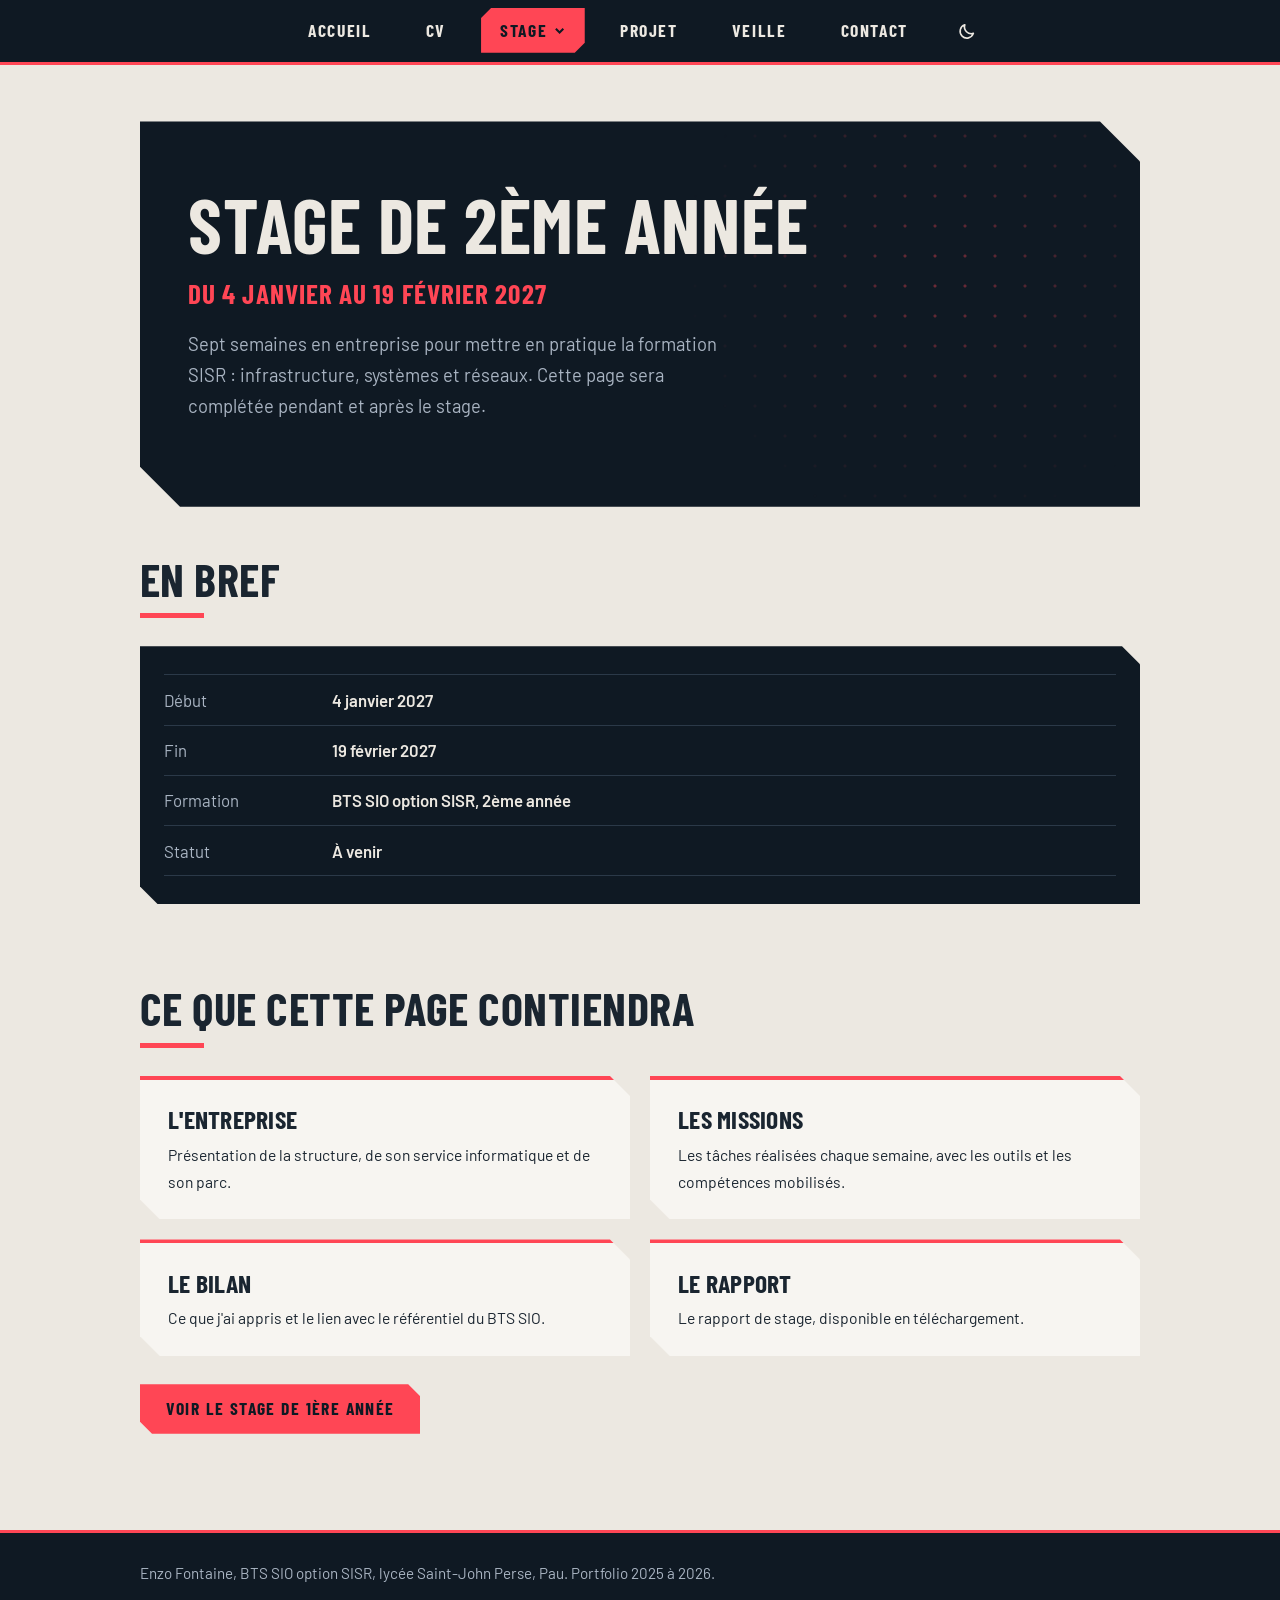
<file: stage-2eme-annee.html>
<!DOCTYPE html>
<html lang="fr">
<head>
<meta charset="utf-8">
<meta name="viewport" content="width=device-width, initial-scale=1">
<title>Stage de 2ème année | Enzo Fontaine</title>
<meta name="description" content="Stage de 2ème année d'Enzo Fontaine, BTS SIO SISR : du 4 janvier au 19 février 2027.">
<script src="theme.js"></script>
<link rel="preconnect" href="https://fonts.googleapis.com">
<link rel="preconnect" href="https://fonts.gstatic.com" crossorigin>
<link href="https://fonts.googleapis.com/css2?family=Barlow:wght@400;500;600&family=Barlow+Condensed:wght@600;700&display=swap" rel="stylesheet">
<link rel="stylesheet" href="style.css">
<style>
/* En-tête : grille de points qui s'éclaire autour du curseur (réglée par cursor.js) */
.hero{display:block;position:relative;--cut:40px;padding:4rem 3rem 4.25rem;margin-bottom:3rem}
.hero::before{content:"";position:absolute;inset:0;pointer-events:none;
  background-image:radial-gradient(circle,rgba(255,70,85,.75) 1.3px,transparent 1.8px);background-size:30px 30px;
  -webkit-mask-image:radial-gradient(circle 260px at var(--mx,80%) var(--my,40%),rgba(0,0,0,.55),transparent);
  mask-image:radial-gradient(circle 260px at var(--mx,80%) var(--my,40%),rgba(0,0,0,.55),transparent)}
.hero-content{position:relative}
.hero h1{font-size:clamp(2.6rem,7vw,4.75rem)}
.hero .role{font-size:clamp(1.2rem,2.6vw,1.7rem);margin:1rem 0 1.25rem}
.hero .lead{max-width:56ch}
@media (max-width:860px){.hero{padding:2.5rem 1.75rem 2.75rem}}
</style>
</head>
<body>

<nav class="site-nav" aria-label="Navigation principale">
  <ul>
    <li><a href="index.html">Accueil</a></li>
    <li><a href="cv.html">CV</a></li>
    <li class="has-menu is-current">
      <button type="button" aria-expanded="false" aria-controls="menu-stage">Stage <svg class="chev" viewBox="0 0 12 12" aria-hidden="true"><path d="M2 4l4 4 4-4" fill="none" stroke="currentColor" stroke-width="2.2"/></svg></button>
      <ul class="submenu" id="menu-stage">
        <li><a href="stage1/stage-1ere-annee.html">Stage 1ère année</a></li>
        <li><a href="stage-2eme-annee.html" aria-current="page">Stage 2ème année</a></li>
      </ul>
    </li>
    <li><a href="index.html#projets">Projet</a></li>
    <li><a href="veille/veille.html">Veille</a></li>
    <li><a href="contact.html">Contact</a></li>
  </ul>
</nav>

<main class="wrap">

  <header class="panel hero">
    <div class="hero-content">
      <h1>Stage de 2ème année</h1>
      <p class="role">Du 4 janvier au 19 février 2027</p>
      <p class="lead">Sept semaines en entreprise pour mettre en pratique la formation SISR : infrastructure, systèmes et réseaux. Cette page sera complétée pendant et après le stage.</p>
    </div>
  </header>

  <section class="block">
    <h2>En bref</h2>
    <div class="panel panel-sm">
      <dl class="specs" style="margin-top:0">
        <div><dt>Début</dt><dd>4 janvier 2027</dd></div>
        <div><dt>Fin</dt><dd>19 février 2027</dd></div>
        <div><dt>Formation</dt><dd>BTS SIO option SISR, 2ème année</dd></div>
        <div><dt>Statut</dt><dd>À venir</dd></div>
      </dl>
    </div>
  </section>

  <section class="block">
    <h2>Ce que cette page contiendra</h2>
    <div class="skills">
      <article class="card"><h3>L'entreprise</h3><p>Présentation de la structure, de son service informatique et de son parc.</p></article>
      <article class="card"><h3>Les missions</h3><p>Les tâches réalisées chaque semaine, avec les outils et les compétences mobilisés.</p></article>
      <article class="card"><h3>Le bilan</h3><p>Ce que j'ai appris et le lien avec le référentiel du BTS SIO.</p></article>
      <article class="card"><h3>Le rapport</h3><p>Le rapport de stage, disponible en téléchargement.</p></article>
    </div>
    <div class="actions"><a class="btn btn-main" href="stage1/stage-1ere-annee.html">Voir le stage de 1ère année</a></div>
  </section>

</main>

<footer class="site-footer">
  <div class="wrap"><p>Enzo Fontaine, BTS SIO option SISR, lycée Saint-John Perse, Pau. Portfolio 2025 à 2026.</p></div>
</footer>

<script src="nav.js"></script>
<script src="cursor.js"></script>
</body>
</html>
</file>
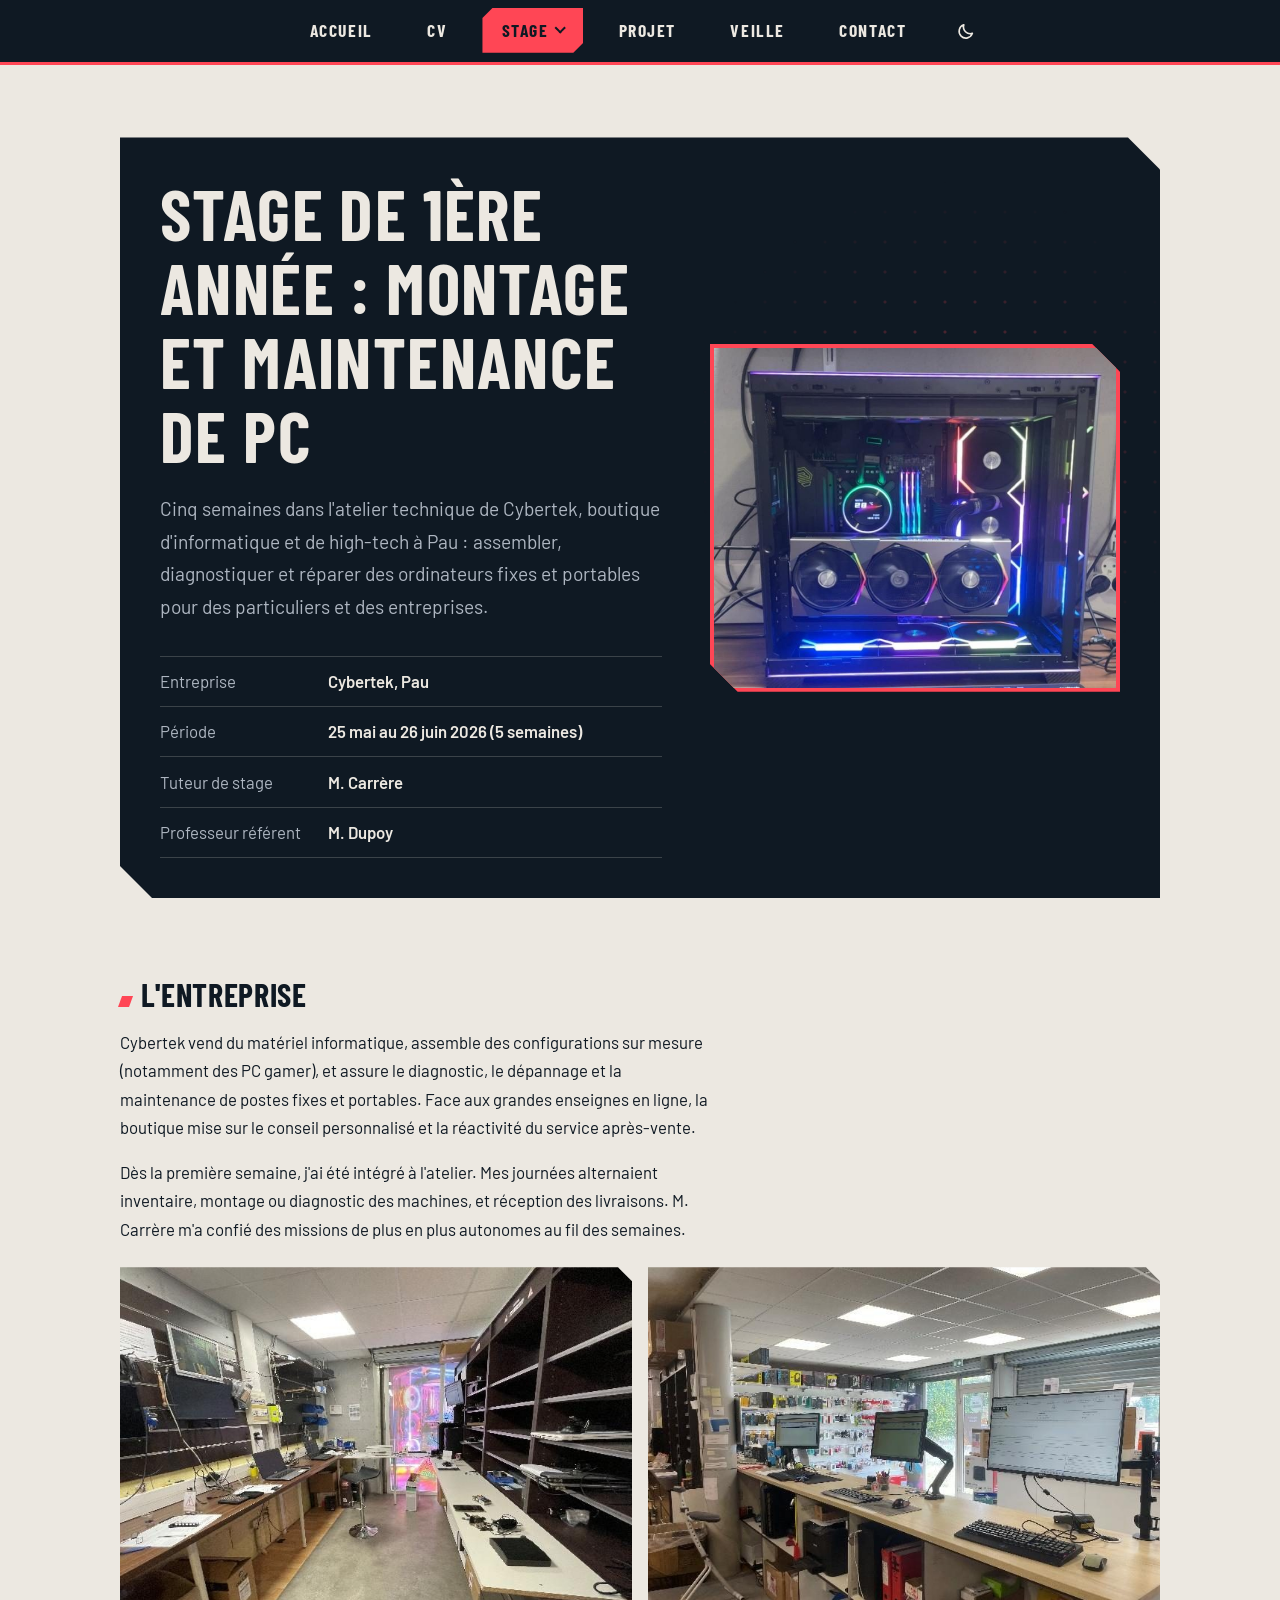
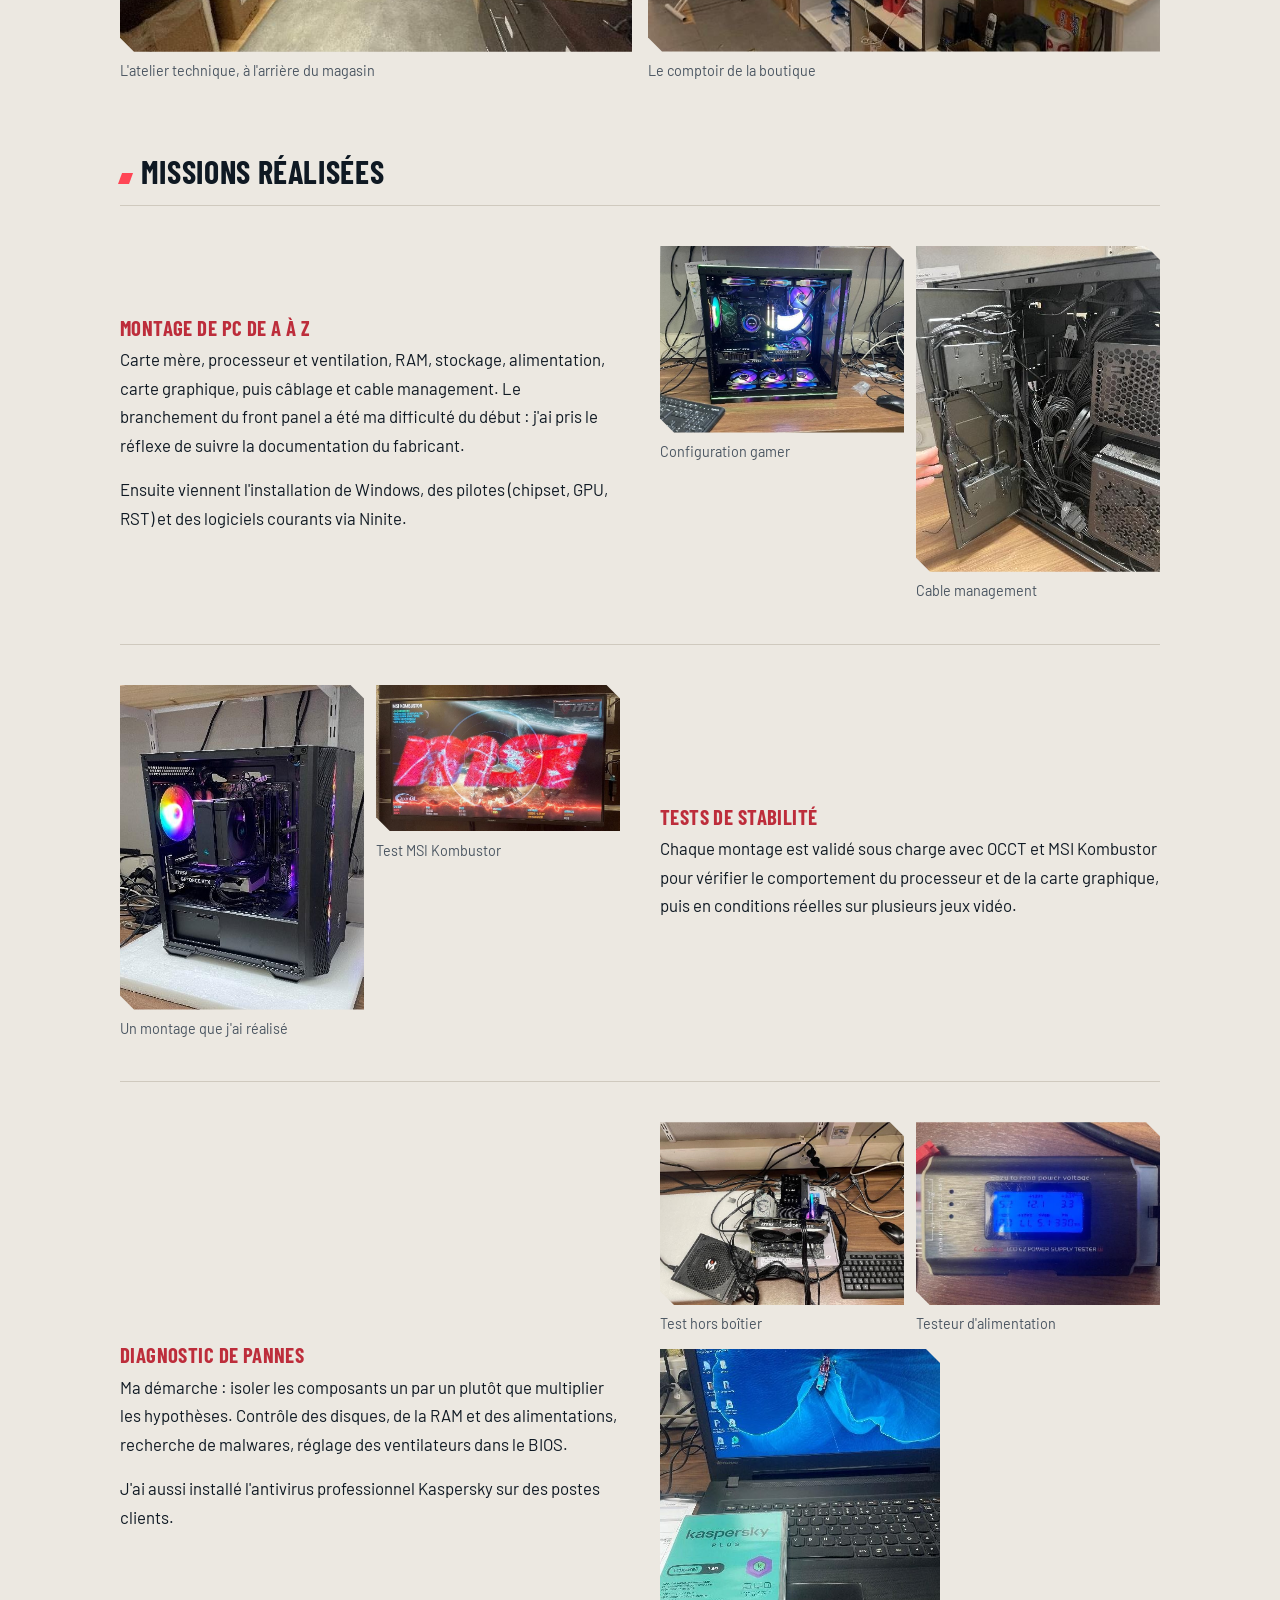
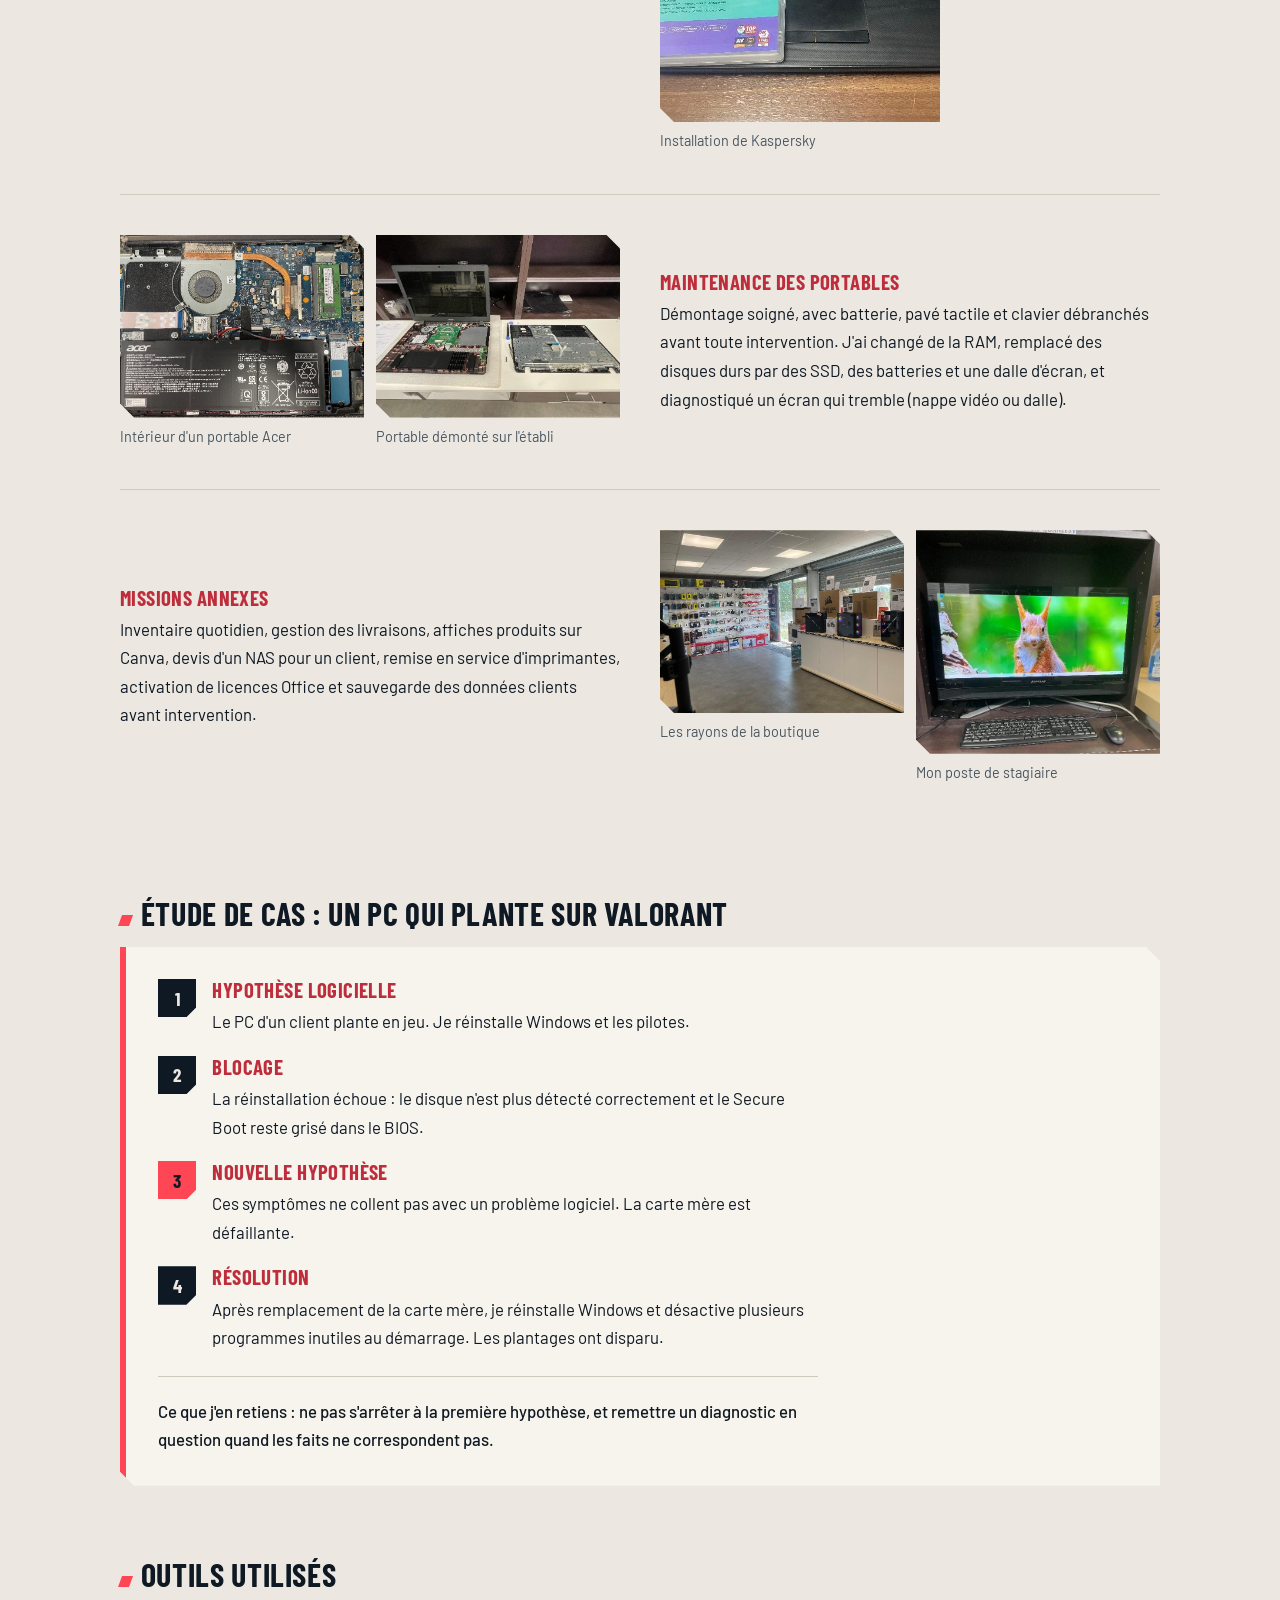
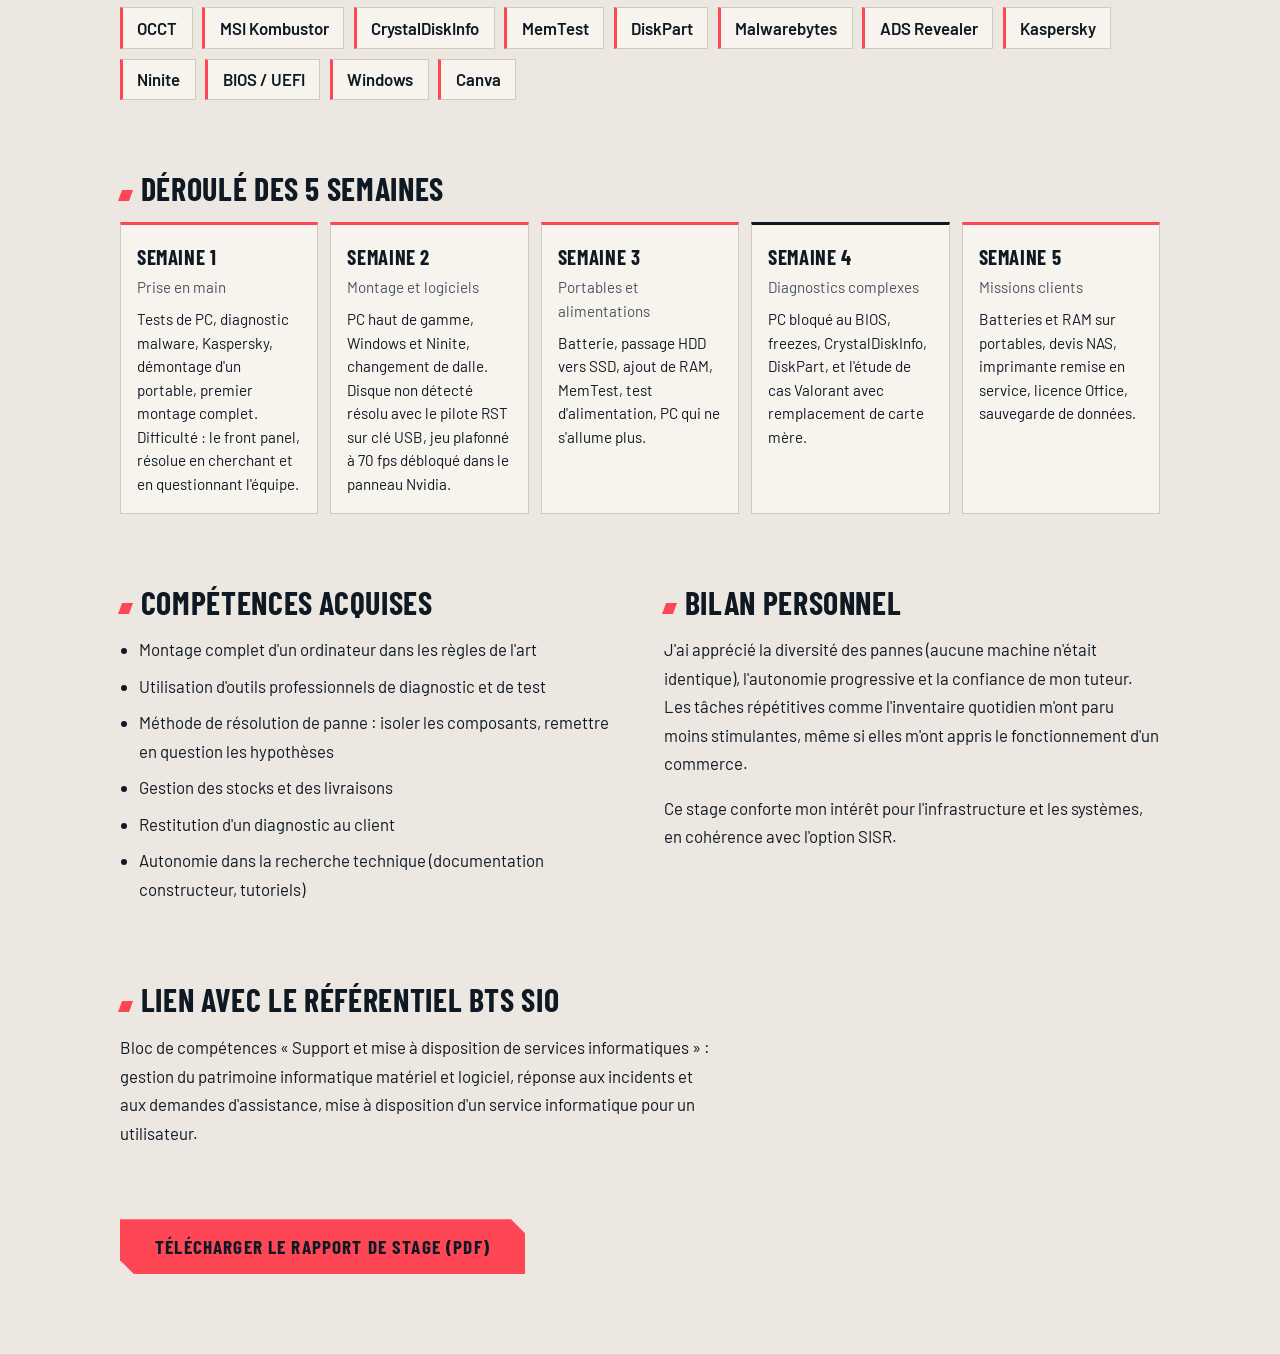
<file: stage1/stage-1ere-annee.html>
<!DOCTYPE html>
<html lang="fr">
<head>
<meta charset="utf-8">
<meta name="viewport" content="width=device-width, initial-scale=1">
<title>Stage de 1ère année, Cybertek | Enzo Fontaine</title>
<script src="../theme.js"></script>
<link rel="preconnect" href="https://fonts.googleapis.com">
<link rel="preconnect" href="https://fonts.gstatic.com" crossorigin>
<link href="https://fonts.googleapis.com/css2?family=Barlow:wght@400;500;600&family=Barlow+Condensed:wght@600;700&display=swap" rel="stylesheet">
<style>
body{margin:0;background:#ECE8E1}


/* ===== BARRE DE NAVIGATION : à copier sur toutes les pages du portfolio ===== */
.site-nav{position:sticky;top:0;z-index:50;background:#0F1923;border-bottom:3px solid #FF4655}
.site-nav>ul{list-style:none;margin:0 auto;padding:.5rem 1rem;max-width:1040px;display:flex;flex-wrap:wrap;justify-content:center;gap:.15rem 1rem}
.site-nav li{margin:0}
.nav-btn{display:inline-flex;align-items:center;gap:.45rem;padding:.85rem 1.2rem;border:0;background:transparent;color:#ECE8E1;font:700 1.1rem/1 "Barlow Condensed",system-ui,sans-serif;text-transform:uppercase;letter-spacing:.09em;text-decoration:none;cursor:pointer;clip-path:polygon(10px 0,100% 0,100% calc(100% - 10px),calc(100% - 10px) 100%,0 100%,0 10px);transition:background .2s,color .2s}
.nav-btn:hover{background:rgba(236,232,225,.14)}
.nav-btn:focus-visible{outline:3px solid #ECE8E1;outline-offset:-3px}
.nav-btn.is-active,.nav-btn[aria-current="page"]{background:#FF4655;color:#0F1923}
.has-sub{position:relative}
.has-sub>.nav-btn::after{content:"";width:.4rem;height:.4rem;border:solid currentColor;border-width:0 2px 2px 0;transform:translateY(-2px) rotate(45deg)}
.sub{display:none;position:absolute;top:100%;left:0;min-width:14rem;margin:0;padding:.4rem;list-style:none;background:#0F1923;border-top:3px solid #FF4655;flex-direction:column;gap:.25rem}
.has-sub:hover .sub,.has-sub:focus-within .sub{display:flex}
.sub .nav-btn{width:100%;box-sizing:border-box;white-space:nowrap}
@media (max-width:560px){
  .site-nav{position:static}
  .sub{position:static;margin-top:.35rem}
}
/* ===== FIN DE LA BARRE DE NAVIGATION ===== */

/* ===== SECTION STAGE 1ÈRE ANNÉE : copier à partir d'ici ===== */
.stage{
  --bg:#ECE8E1; --panel:#F7F4EE; --line:#CFC9BE; --cut:14px;
  --text:#0F1923; --muted:#4A5561; --red-text:#BD2D3B;
  --red:#FF4655; --navy:#0F1923;
  background:var(--bg); color:var(--text);
  font:400 1.05rem/1.7 "Barlow",system-ui,sans-serif;
  padding:4.5rem 1.25rem 5rem;
}
.stage *{box-sizing:border-box}
.stage-wrap{max-width:1040px;margin:0 auto}
.stage h2,.stage h3,.stage h4{font-family:"Barlow Condensed",system-ui,sans-serif;text-transform:uppercase;letter-spacing:.02em;margin:0;line-height:1.05}
.stage h2{font-size:clamp(2.4rem,6vw,4.4rem);font-weight:700}
.stage h3{font-size:2rem;font-weight:700;margin-bottom:1rem}
.stage h3::before{content:"";display:inline-block;width:.7rem;height:.7rem;margin-right:.6rem;background:var(--red);transform:skewX(-20deg)}
.stage h4{font-size:1.3rem;font-weight:700;margin-bottom:.4rem;color:var(--red-text)}
.stage p{margin:0 0 1rem;max-width:66ch}
.stage a{color:var(--red-text)}
.stage figure{margin:0}
.stage img{display:block;width:100%;height:auto;background:var(--panel);clip-path:polygon(0 0,calc(100% - var(--cut)) 0,100% var(--cut),100% 100%,var(--cut) 100%,0 calc(100% - var(--cut)))}
.stage figcaption{font-size:.9rem;color:var(--muted);margin-top:.45rem}

/* --- hero : la seule vraie fantaisie de la page, un halo façon boîtier RGB --- */
.hero{display:grid;grid-template-columns:1.1fr .9fr;gap:3rem;align-items:center;margin-bottom:5rem;padding:2.5rem;background:var(--navy);color:#ECE8E1;clip-path:polygon(0 0,calc(100% - 32px) 0,100% 32px,100% 100%,32px 100%,0 calc(100% - 32px))}
.hero .lead{font-size:1.2rem;color:#AEB6C1;margin-top:1.25rem}
/* effet discret : grille de points qui s'éclaire autour du curseur (position réglée par cursor.js) */
.hero{position:relative}
.hero::before{content:"";position:absolute;inset:0;z-index:0;pointer-events:none;
  background-image:radial-gradient(circle,rgba(255,70,85,.75) 1.3px,transparent 1.8px);background-size:30px 30px;
  -webkit-mask-image:radial-gradient(circle 260px at var(--mx,80%) var(--my,40%),rgba(0,0,0,.55),transparent);
  mask-image:radial-gradient(circle 260px at var(--mx,80%) var(--my,40%),rgba(0,0,0,.55),transparent)}
.hero>*{position:relative;z-index:1}
.hero-photo{padding:4px;background:var(--red);clip-path:polygon(0 0,calc(100% - 28px) 0,100% 28px,100% 100%,28px 100%,0 calc(100% - 28px))}
.hero-photo img{clip-path:none}
.specs{margin:2rem 0 0;padding:0;border-top:1px solid var(--line)}
.specs div{display:grid;grid-template-columns:9.5rem 1fr;gap:1rem;padding:.65rem 0;border-bottom:1px solid var(--line)}
.specs dt{color:var(--muted)}
.hero .specs,.hero .specs div{border-color:rgba(236,232,225,.2)}
.hero .specs dt{color:#AEB6C1}
.specs dd{margin:0;font-weight:600}

/* --- blocs --- */
.block{margin-bottom:4.5rem}
.duo{display:grid;grid-template-columns:repeat(2,1fr);gap:1rem;margin-top:1.5rem;align-items:start}

/* missions : texte d'un côté, photos de l'autre, en alternance */
.mission{display:grid;grid-template-columns:1fr 1fr;gap:2.5rem;align-items:center;padding:2.5rem 0;border-top:1px solid var(--line)}
.mission:nth-of-type(even) .mission-media{order:-1}
.mission-media{display:grid;grid-template-columns:repeat(2,1fr);gap:.75rem;align-items:start}
.mission-media .wide{grid-column:1 / -1}
.mission-media.single{grid-template-columns:1fr}
.mission p:last-child{margin-bottom:0}

/* étude de cas : journal de diagnostic */
.case{background:var(--panel);border-left:6px solid var(--red);padding:2rem;clip-path:polygon(0 0,calc(100% - var(--cut)) 0,100% var(--cut),100% 100%,var(--cut) 100%,0 calc(100% - var(--cut)))}
.case ol{list-style:none;margin:0 0 1.5rem;padding:0;display:grid;gap:1.25rem}
.case li{display:grid;grid-template-columns:2.4rem 1fr;gap:1rem}
.case li span{width:2.4rem;height:2.4rem;display:grid;place-items:center;font:700 1.2rem "Barlow Condensed",sans-serif;background:var(--navy);color:#ECE8E1;clip-path:polygon(0 0,100% 0,100% calc(100% - 10px),calc(100% - 10px) 100%,0 100%)}
.case li.pivot span{background:var(--red);color:var(--navy)}
.case li p{margin:.1rem 0 0}
.case .takeaway{margin:0;padding-top:1.25rem;border-top:1px solid var(--line);font-weight:500}

/* outils */
.tools{display:flex;flex-wrap:wrap;gap:.6rem;margin:0;padding:0;list-style:none}
.tools li{border:1px solid var(--line);border-left:3px solid var(--red);background:var(--panel);padding:.35rem .9rem;font-weight:600}

/* semaines : 5 colonnes qui s'empilent sur mobile */
.weeks{list-style:none;margin:0;padding:0;display:grid;grid-template-columns:repeat(5,1fr);gap:.75rem;counter-reset:w}
.weeks li{background:var(--panel);border:1px solid var(--line);border-top:3px solid var(--red);padding:1rem;font-size:.95rem;line-height:1.55}
.weeks li:nth-child(4){border-top-color:var(--navy)}
.weeks strong{display:block;font-family:"Barlow Condensed",sans-serif;font-size:1.3rem;text-transform:uppercase;letter-spacing:.03em;margin-bottom:.2rem}
.weeks em{display:block;font-style:normal;color:var(--muted);margin-bottom:.5rem}

.two-col{display:grid;grid-template-columns:1fr 1fr;gap:3rem}
.stage ul.plain{margin:0;padding-left:1.2rem}
.stage ul.plain li{margin-bottom:.5rem}

.stage a.stage-btn{display:inline-block;background:var(--red);color:var(--navy);padding:1rem 2.2rem;font:700 1.2rem "Barlow Condensed",sans-serif;text-transform:uppercase;letter-spacing:.06em;text-decoration:none;clip-path:polygon(0 0,calc(100% - 14px) 0,100% 14px,100% 100%,14px 100%,0 calc(100% - 14px));transition:background .2s,color .2s}
.stage a.stage-btn:hover{background:var(--navy);color:#ECE8E1}
.stage a.stage-btn:focus-visible{outline:3px solid var(--navy);outline-offset:-7px}

@media (max-width:860px){
  .hero,.mission,.two-col{grid-template-columns:1fr;gap:1.75rem}
  .mission:nth-of-type(even) .mission-media{order:0}
  .weeks{grid-template-columns:1fr 1fr}
}
@media (max-width:560px){
  .specs div{grid-template-columns:1fr;gap:0}
  .duo,.weeks{grid-template-columns:1fr}
  .case{padding:1.25rem}
  .hero{padding:1.5rem}
}
/* ===== FIN DE LA SECTION ===== */

/* ===== MODE SOMBRE ===== */
:root[data-theme="dark"] body{background:#0A0F15}
:root[data-theme="dark"] .stage{--bg:#0A0F15;--panel:#16212D;--line:#2B3948;--text:#ECE8E1;--muted:#A9B4C2;--navy:#152130}
:root[data-theme="dark"] .weeks li:nth-child(4){border-top-color:#ECE8E1}
:root[data-theme="dark"] .case li span{background:#2B3948}
:root[data-theme="dark"] .case li.pivot span{background:var(--red);color:#0F1923}
/* ===== FIN MODE SOMBRE ===== */
</style>
</head>
<body>

<nav class="site-nav" aria-label="Navigation principale">
  <ul>
    <li><a class="nav-btn" href="../index.html">Accueil</a></li>
    <li><a class="nav-btn" href="../cv.html">CV</a></li>
    <li class="has-sub">
      <button class="nav-btn is-active" type="button" aria-haspopup="true">Stage</button>
      <ul class="sub">
        <li><a class="nav-btn" href="stage-1ere-annee.html" aria-current="page">Stage 1ère année</a></li>
        <li><a class="nav-btn" href="../stage-2eme-annee.html">Stage 2ème année</a></li>
      </ul>
    </li>
    <li><a class="nav-btn" href="../index.html#projets">Projet</a></li>
    <li><a class="nav-btn" href="../veille/veille.html">Veille</a></li>
    <li><a class="nav-btn" href="../contact.html">Contact</a></li>
  </ul>
</nav>

<section class="stage" id="stage-1">
<div class="stage-wrap">

  <header class="hero">
    <div>
      <h2>Stage de 1ère année : montage et maintenance de PC</h2>
      <p class="lead">Cinq semaines dans l'atelier technique de Cybertek, boutique d'informatique et de high-tech à Pau : assembler, diagnostiquer et réparer des ordinateurs fixes et portables pour des particuliers et des entreprises.</p>
      <dl class="specs">
        <div><dt>Entreprise</dt><dd>Cybertek, Pau</dd></div>
        <div><dt>Période</dt><dd>25 mai au 26 juin 2026 (5 semaines)</dd></div>
        <div><dt>Tuteur de stage</dt><dd>M. Carrère</dd></div>
        <div><dt>Professeur référent</dt><dd>M. Dupoy</dd></div>
      </dl>
    </div>
    <div class="hero-photo">
      <img src="images/hero-pc.jpg" width="709" height="599" alt="PC gamer sur mesure avec éclairage RGB, assemblé à l'atelier de Cybertek">
    </div>
  </header>

  <div class="block">
    <h3>L'entreprise</h3>
    <p>Cybertek vend du matériel informatique, assemble des configurations sur mesure (notamment des PC gamer), et assure le diagnostic, le dépannage et la maintenance de postes fixes et portables. Face aux grandes enseignes en ligne, la boutique mise sur le conseil personnalisé et la réactivité du service après-vente.</p>
    <p>Dès la première semaine, j'ai été intégré à l'atelier. Mes journées alternaient inventaire, montage ou diagnostic des machines, et réception des livraisons. M. Carrère m'a confié des missions de plus en plus autonomes au fil des semaines.</p>
    <div class="duo">
      <figure><img src="images/atelier.jpg" width="686" height="515" alt="Atelier technique de Cybertek, à l'arrière du magasin" loading="lazy"><figcaption>L'atelier technique, à l'arrière du magasin</figcaption></figure>
      <figure><img src="images/accueil.jpg" width="689" height="517" alt="Comptoir et espace d'accueil de la boutique" loading="lazy"><figcaption>Le comptoir de la boutique</figcaption></figure>
    </div>
  </div>

  <div class="block">
    <h3>Missions réalisées</h3>

    <article class="mission">
      <div>
        <h4>Montage de PC de A à Z</h4>
        <p>Carte mère, processeur et ventilation, RAM, stockage, alimentation, carte graphique, puis câblage et cable management. Le branchement du front panel a été ma difficulté du début : j'ai pris le réflexe de suivre la documentation du fabricant.</p>
        <p>Ensuite viennent l'installation de Windows, des pilotes (chipset, GPU, RST) et des logiciels courants via Ninite.</p>
      </div>
      <div class="mission-media">
        <figure><img src="images/pc-gamer.jpg" width="786" height="601" alt="PC gamer haut de gamme avec ventilateurs RGB" loading="lazy"><figcaption>Configuration gamer</figcaption></figure>
        <figure><img src="images/cable-management.jpg" width="450" height="601" alt="Arrière d'un boîtier avec câbles rangés" loading="lazy"><figcaption>Cable management</figcaption></figure>
      </div>
    </article>

    <article class="mission">
      <div>
        <h4>Tests de stabilité</h4>
        <p>Chaque montage est validé sous charge avec OCCT et MSI Kombustor pour vérifier le comportement du processeur et de la carte graphique, puis en conditions réelles sur plusieurs jeux vidéo.</p>
      </div>
      <div class="mission-media">
        <figure><img src="images/montage-realise.jpg" width="479" height="638" alt="PC monté par Enzo pendant le stage" loading="lazy"><figcaption>Un montage que j'ai réalisé</figcaption></figure>
        <figure><img src="images/kombustor.jpg" width="856" height="515" alt="Test de charge MSI Kombustor sur un écran" loading="lazy"><figcaption>Test MSI Kombustor</figcaption></figure>
      </div>
    </article>

    <article class="mission">
      <div>
        <h4>Diagnostic de pannes</h4>
        <p>Ma démarche : isoler les composants un par un plutôt que multiplier les hypothèses. Contrôle des disques, de la RAM et des alimentations, recherche de malwares, réglage des ventilateurs dans le BIOS.</p>
        <p>J'ai aussi installé l'antivirus professionnel Kaspersky sur des postes clients.</p>
      </div>
      <div class="mission-media">
        <figure><img src="images/banc-de-test.jpg" width="779" height="584" alt="Configuration testée hors boîtier sur un bureau" loading="lazy"><figcaption>Test hors boîtier</figcaption></figure>
        <figure><img src="images/testeur-alimentation.jpg" width="625" height="469" alt="Testeur d'alimentation avec écran LCD" loading="lazy"><figcaption>Testeur d'alimentation</figcaption></figure>
        <figure class="wide"><img src="images/kaspersky.jpg" width="539" height="718" alt="Boîte de Kaspersky Plus posée sur un portable" loading="lazy" style="max-width:280px"><figcaption>Installation de Kaspersky</figcaption></figure>
      </div>
    </article>

    <article class="mission">
      <div>
        <h4>Maintenance des portables</h4>
        <p>Démontage soigné, avec batterie, pavé tactile et clavier débranchés avant toute intervention. J'ai changé de la RAM, remplacé des disques durs par des SSD, des batteries et une dalle d'écran, et diagnostiqué un écran qui tremble (nappe vidéo ou dalle).</p>
      </div>
      <div class="mission-media">
        <figure><img src="images/portable-acer.jpg" width="827" height="620" alt="Intérieur d'un portable Acer avec sa batterie" loading="lazy"><figcaption>Intérieur d'un portable Acer</figcaption></figure>
        <figure><img src="images/portable-demonte.jpg" width="827" height="620" alt="Portable démonté sur l'établi" loading="lazy"><figcaption>Portable démonté sur l'établi</figcaption></figure>
      </div>
    </article>

    <article class="mission">
      <div>
        <h4>Missions annexes</h4>
        <p>Inventaire quotidien, gestion des livraisons, affiches produits sur Canva, devis d'un NAS pour un client, remise en service d'imprimantes, activation de licences Office et sauvegarde des données clients avant intervention.</p>
      </div>
      <div class="mission-media">
        <figure><img src="images/boutique.jpg" width="842" height="631" alt="Rayons de la boutique et vitrine de PC" loading="lazy"><figcaption>Les rayons de la boutique</figcaption></figure>
        <figure><img src="images/poste-stagiaire.jpg" width="631" height="578" alt="Poste de travail du stagiaire" loading="lazy"><figcaption>Mon poste de stagiaire</figcaption></figure>
      </div>
    </article>
  </div>

  <div class="block">
    <h3>Étude de cas : un PC qui plante sur Valorant</h3>
    <div class="case">
      <ol>
        <li><span>1</span><div><h4>Hypothèse logicielle</h4><p>Le PC d'un client plante en jeu. Je réinstalle Windows et les pilotes.</p></div></li>
        <li><span>2</span><div><h4>Blocage</h4><p>La réinstallation échoue : le disque n'est plus détecté correctement et le Secure Boot reste grisé dans le BIOS.</p></div></li>
        <li class="pivot"><span>3</span><div><h4>Nouvelle hypothèse</h4><p>Ces symptômes ne collent pas avec un problème logiciel. La carte mère est défaillante.</p></div></li>
        <li><span>4</span><div><h4>Résolution</h4><p>Après remplacement de la carte mère, je réinstalle Windows et désactive plusieurs programmes inutiles au démarrage. Les plantages ont disparu.</p></div></li>
      </ol>
      <p class="takeaway">Ce que j'en retiens : ne pas s'arrêter à la première hypothèse, et remettre un diagnostic en question quand les faits ne correspondent pas.</p>
    </div>
  </div>

  <div class="block">
    <h3>Outils utilisés</h3>
    <ul class="tools">
      <li>OCCT</li><li>MSI Kombustor</li><li>CrystalDiskInfo</li><li>MemTest</li>
      <li>DiskPart</li><li>Malwarebytes</li><li>ADS Revealer</li><li>Kaspersky</li>
      <li>Ninite</li><li>BIOS / UEFI</li><li>Windows</li><li>Canva</li>
    </ul>
  </div>

  <div class="block">
    <h3>Déroulé des 5 semaines</h3>
    <ol class="weeks">
      <li><strong>Semaine 1</strong><em>Prise en main</em>Tests de PC, diagnostic malware, Kaspersky, démontage d'un portable, premier montage complet. Difficulté : le front panel, résolue en cherchant et en questionnant l'équipe.</li>
      <li><strong>Semaine 2</strong><em>Montage et logiciels</em>PC haut de gamme, Windows et Ninite, changement de dalle. Disque non détecté résolu avec le pilote RST sur clé USB, jeu plafonné à 70 fps débloqué dans le panneau Nvidia.</li>
      <li><strong>Semaine 3</strong><em>Portables et alimentations</em>Batterie, passage HDD vers SSD, ajout de RAM, MemTest, test d'alimentation, PC qui ne s'allume plus.</li>
      <li><strong>Semaine 4</strong><em>Diagnostics complexes</em>PC bloqué au BIOS, freezes, CrystalDiskInfo, DiskPart, et l'étude de cas Valorant avec remplacement de carte mère.</li>
      <li><strong>Semaine 5</strong><em>Missions clients</em>Batteries et RAM sur portables, devis NAS, imprimante remise en service, licence Office, sauvegarde de données.</li>
    </ol>
  </div>

  <div class="block two-col">
    <div>
      <h3>Compétences acquises</h3>
      <ul class="plain">
        <li>Montage complet d'un ordinateur dans les règles de l'art</li>
        <li>Utilisation d'outils professionnels de diagnostic et de test</li>
        <li>Méthode de résolution de panne : isoler les composants, remettre en question les hypothèses</li>
        <li>Gestion des stocks et des livraisons</li>
        <li>Restitution d'un diagnostic au client</li>
        <li>Autonomie dans la recherche technique (documentation constructeur, tutoriels)</li>
      </ul>
    </div>
    <div>
      <h3>Bilan personnel</h3>
      <p>J'ai apprécié la diversité des pannes (aucune machine n'était identique), l'autonomie progressive et la confiance de mon tuteur. Les tâches répétitives comme l'inventaire quotidien m'ont paru moins stimulantes, même si elles m'ont appris le fonctionnement d'un commerce.</p>
      <p>Ce stage conforte mon intérêt pour l'infrastructure et les systèmes, en cohérence avec l'option SISR.</p>
    </div>
  </div>

  <div class="block">
    <h3>Lien avec le référentiel BTS SIO</h3>
    <p>Bloc de compétences « Support et mise à disposition de services informatiques » : gestion du patrimoine informatique matériel et logiciel, réponse aux incidents et aux demandes d'assistance, mise à disposition d'un service informatique pour un utilisateur.</p>
  </div>

  <a class="stage-btn" href="documents/Rapport_de_stage_Enzo_FONTAINE.pdf" download>Télécharger le rapport de stage (PDF)</a>

</div>
</section>
<script src="../cursor.js"></script>
<script src="../nav.js"></script>
</body>
</html>
</file>
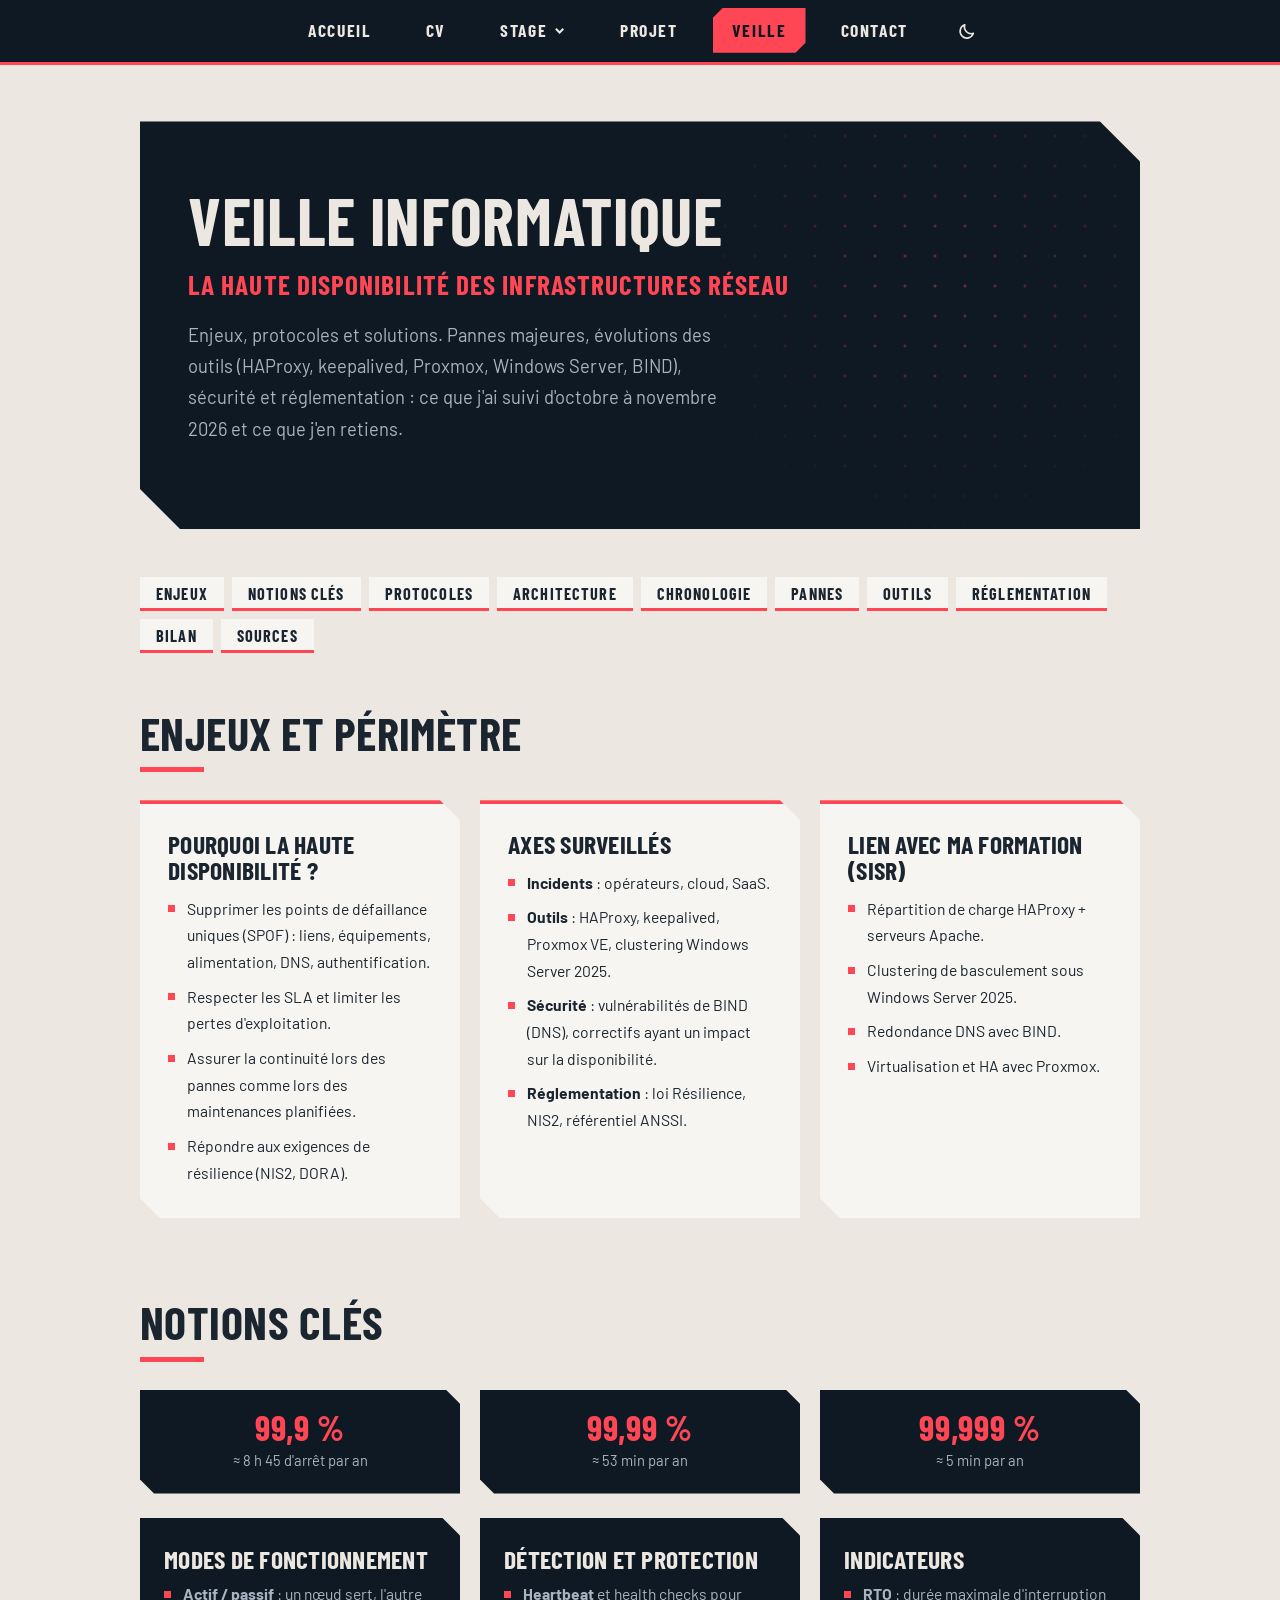
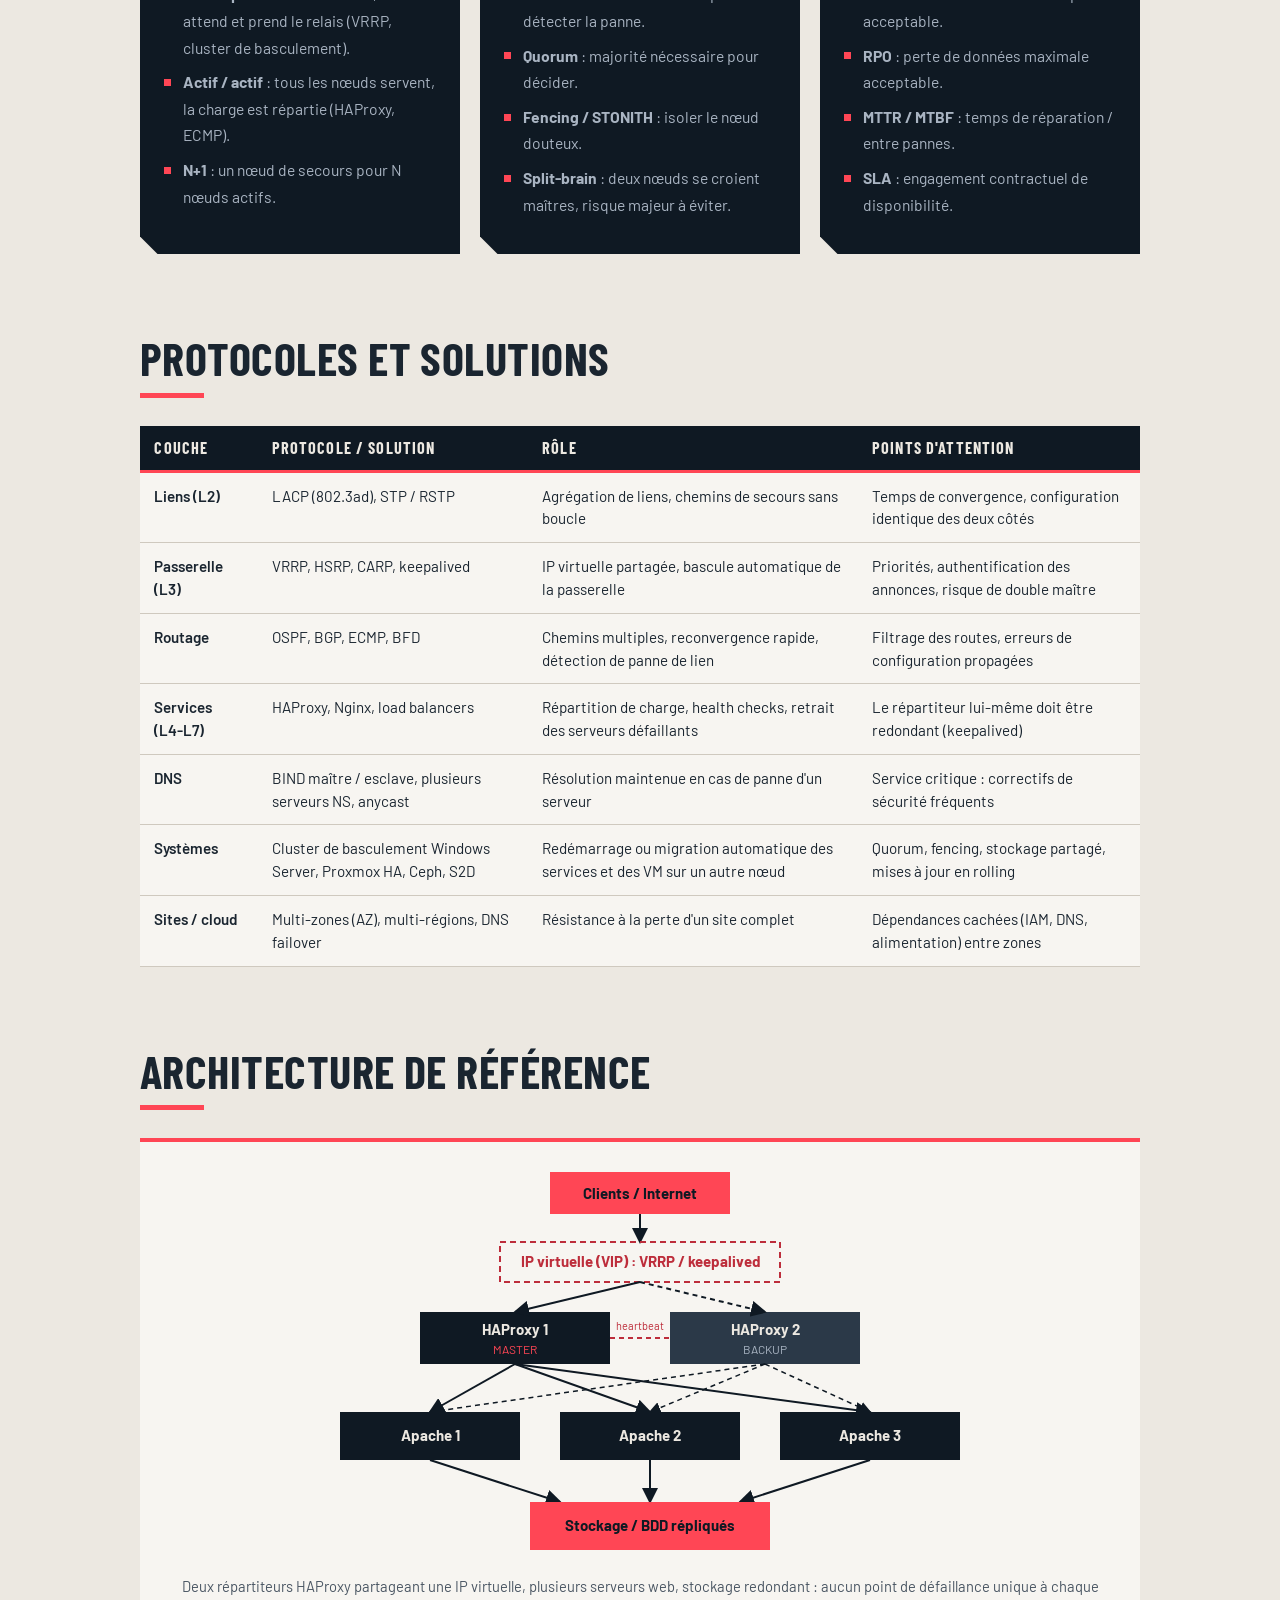
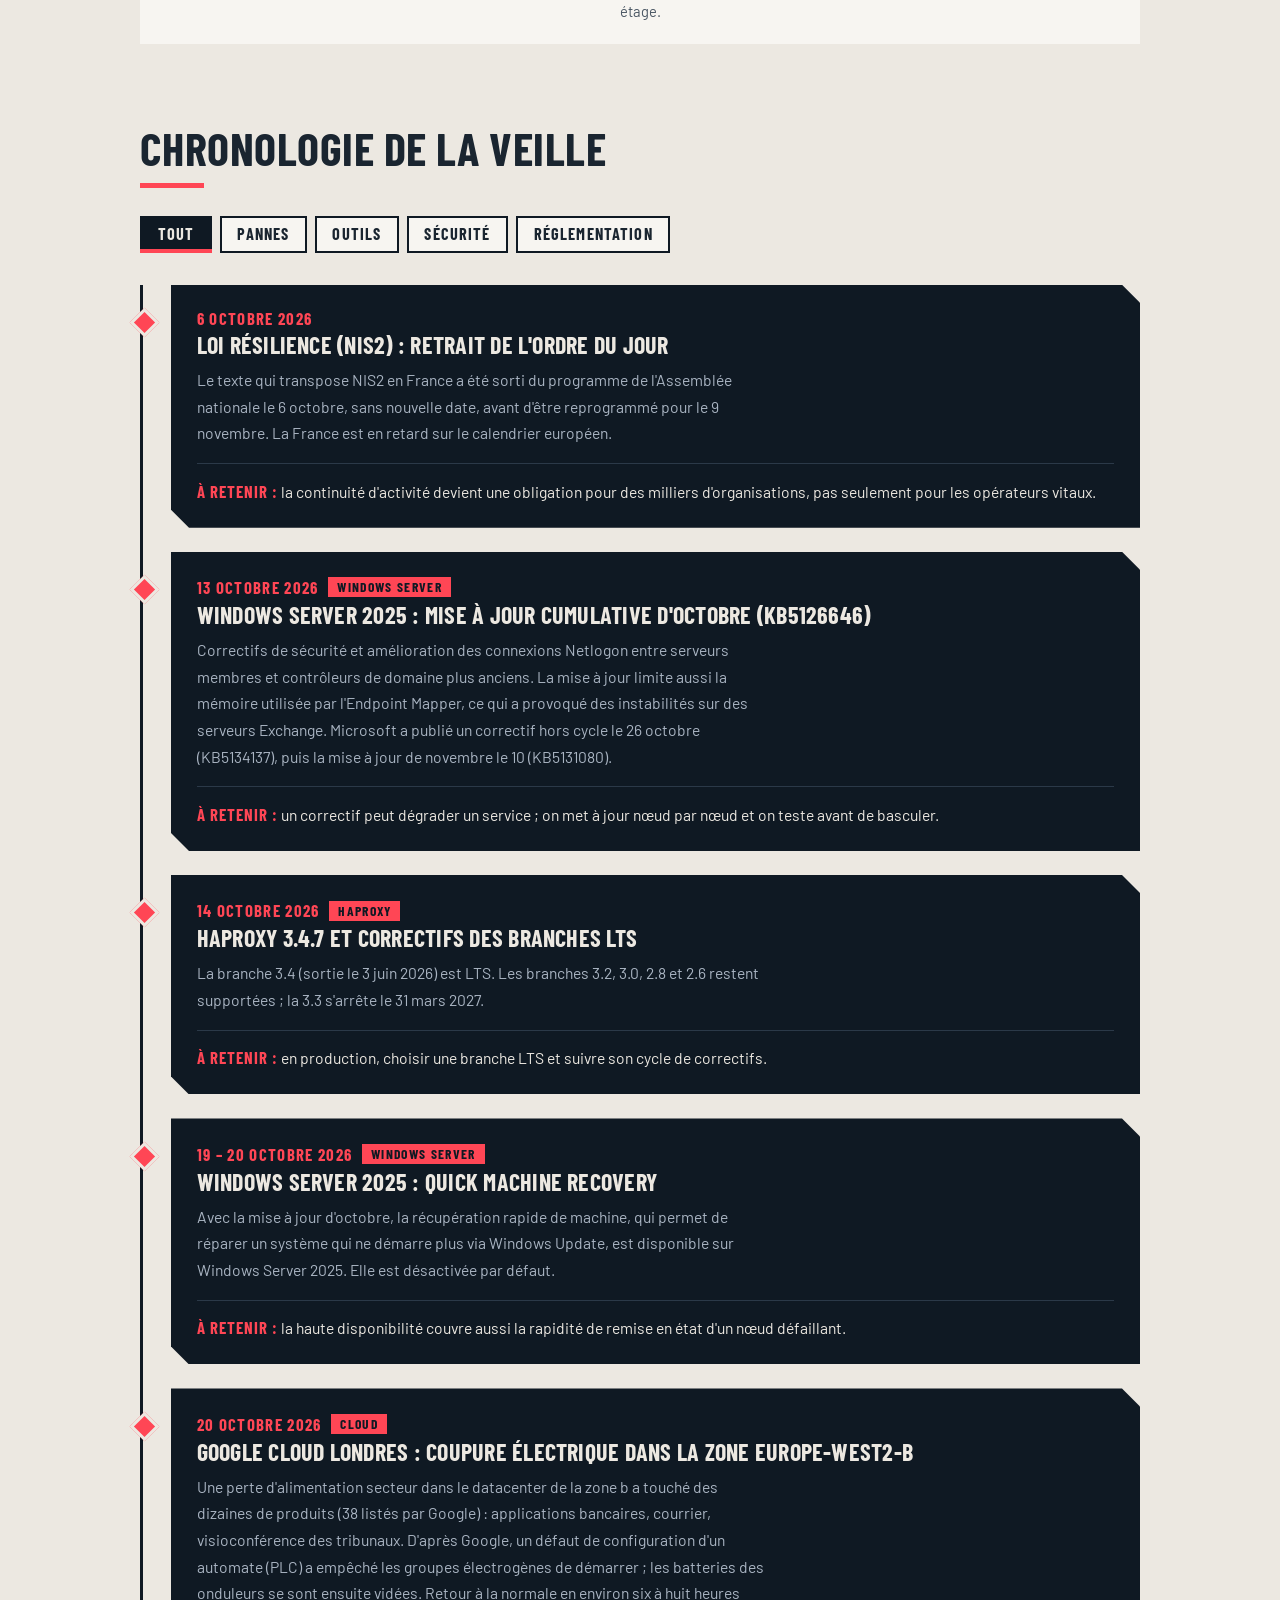
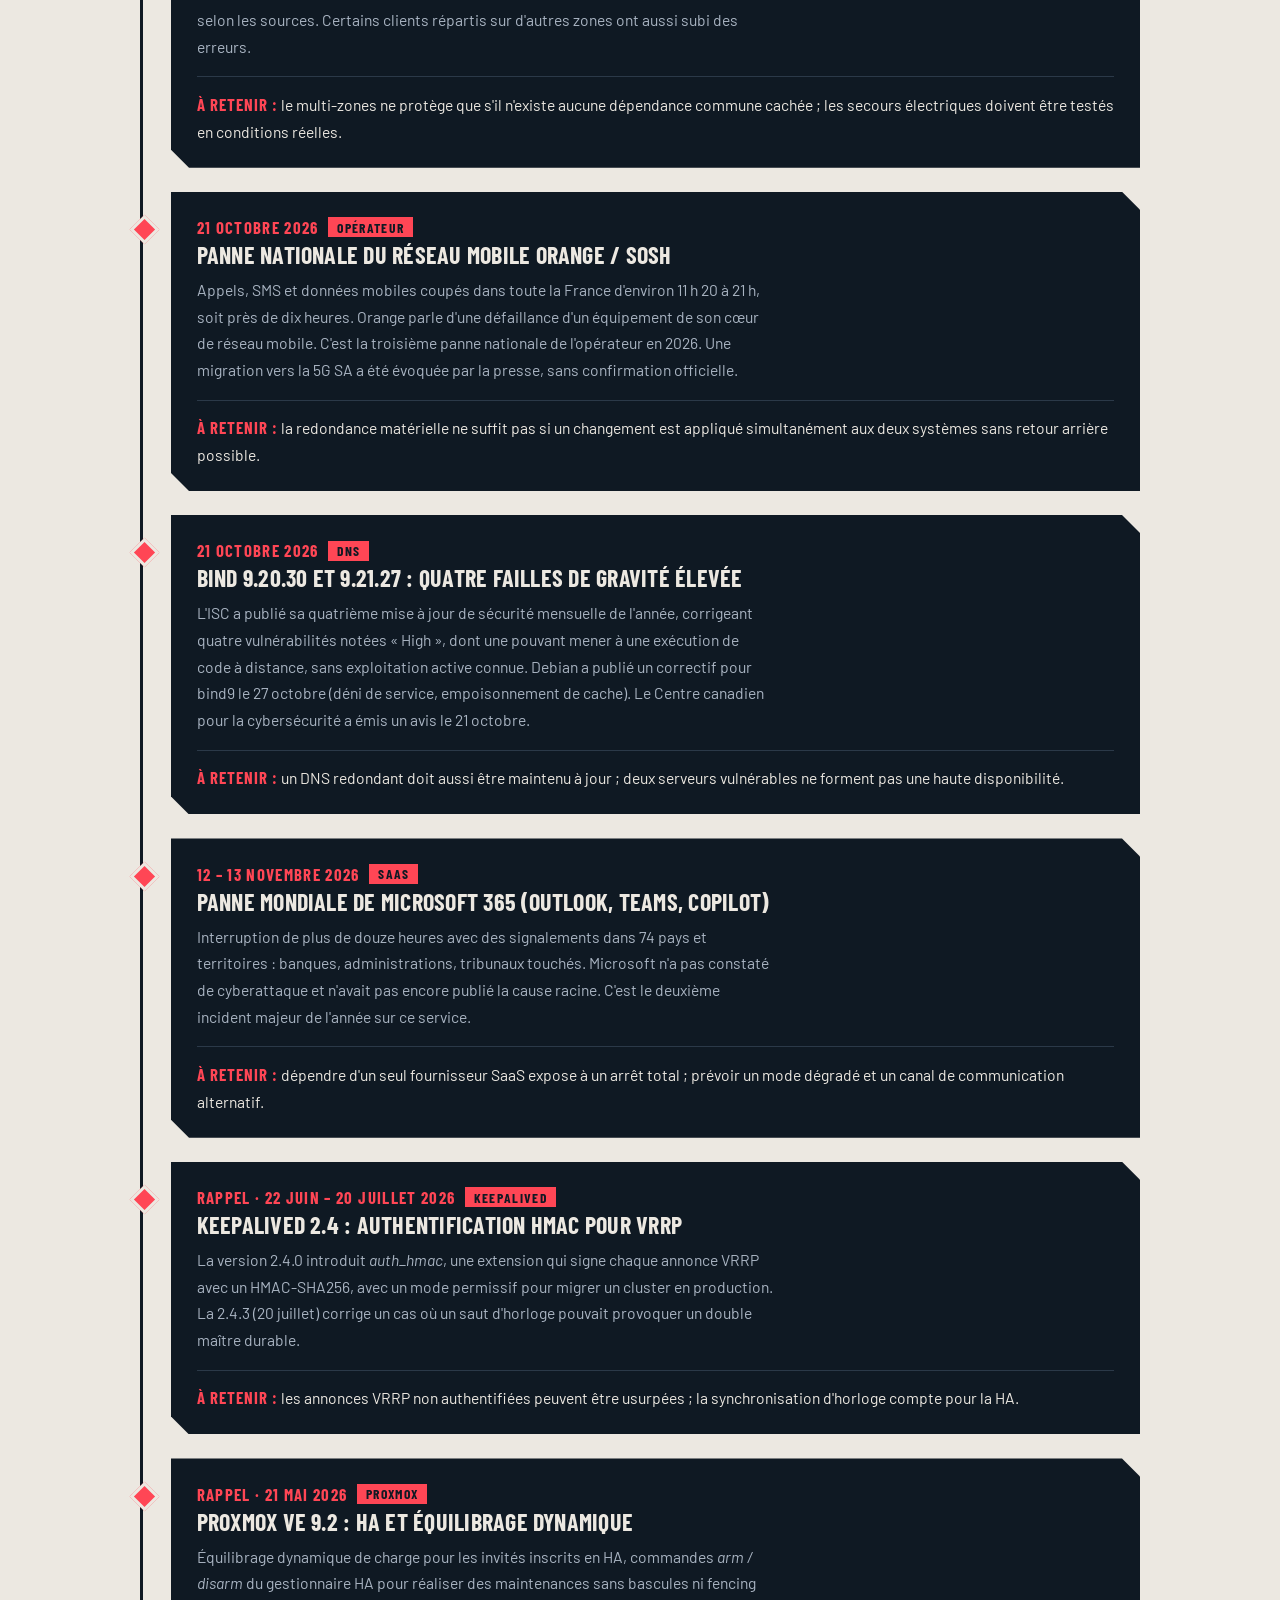
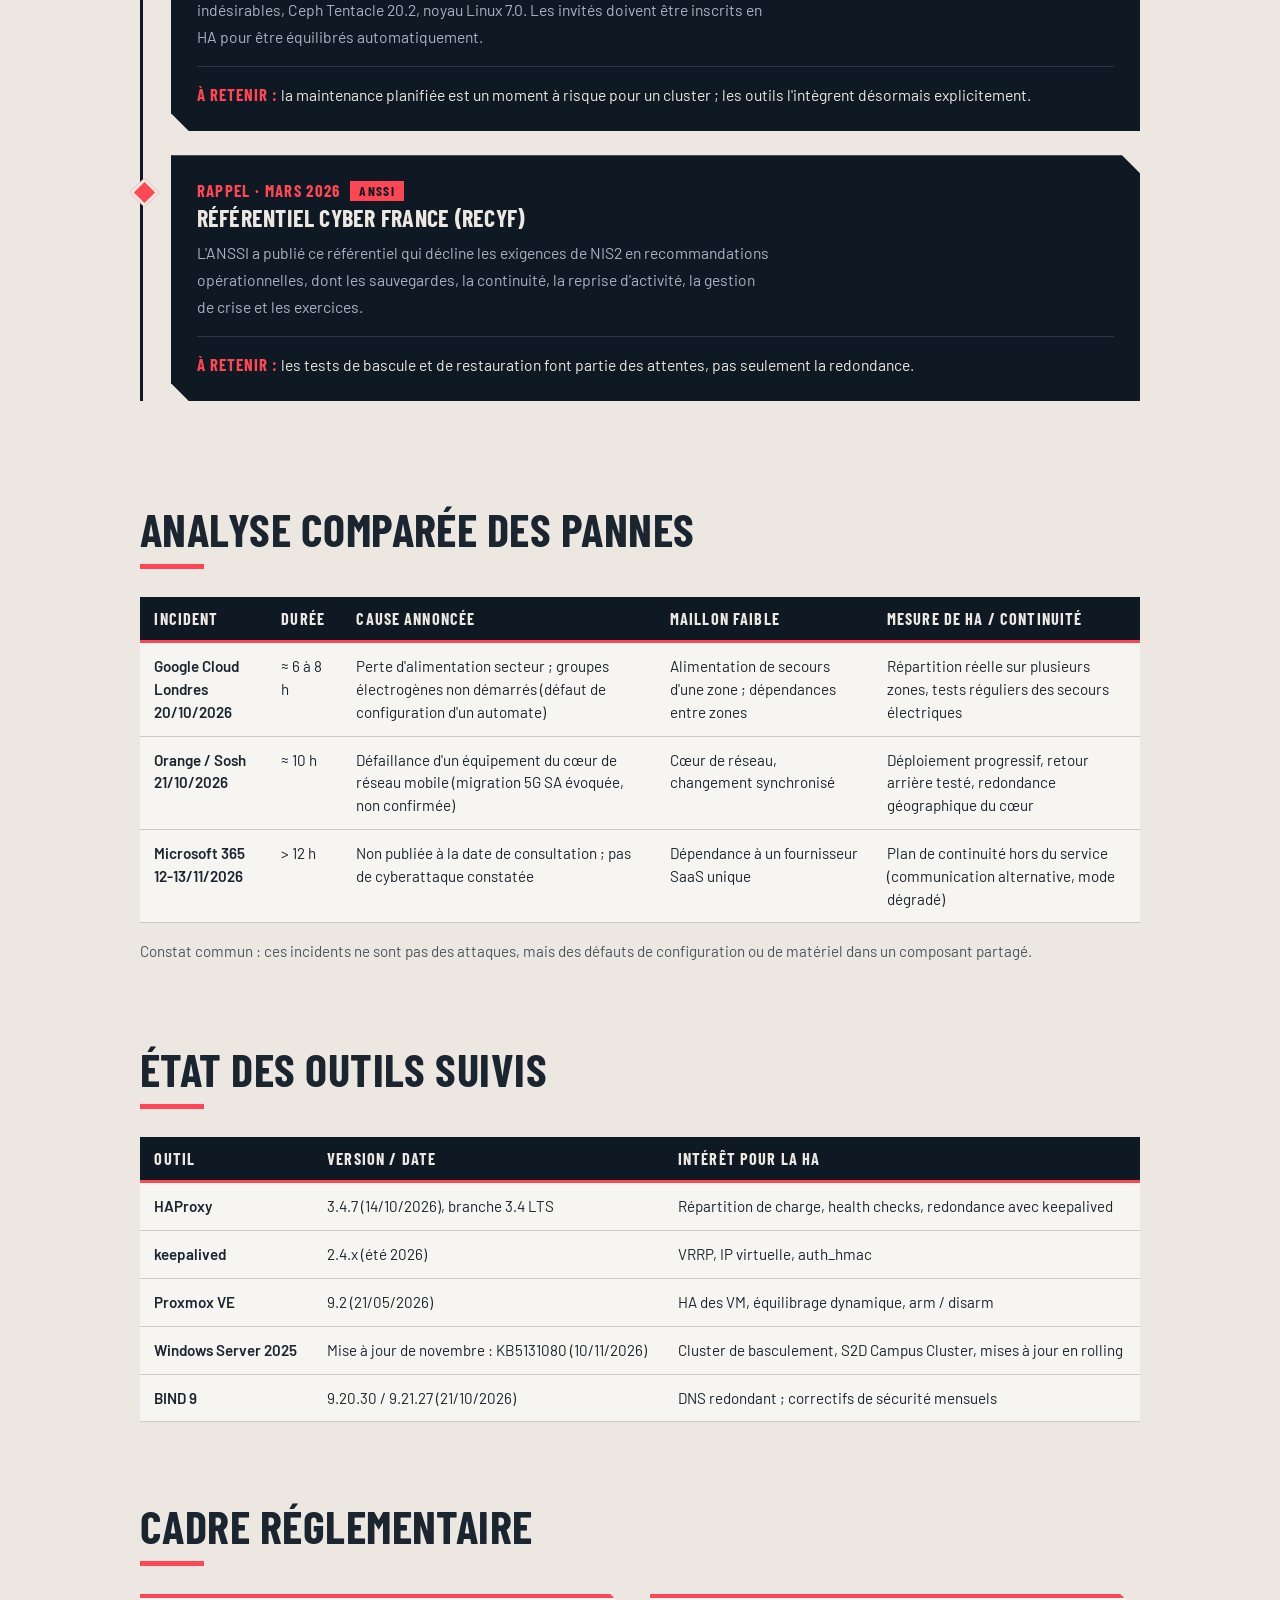
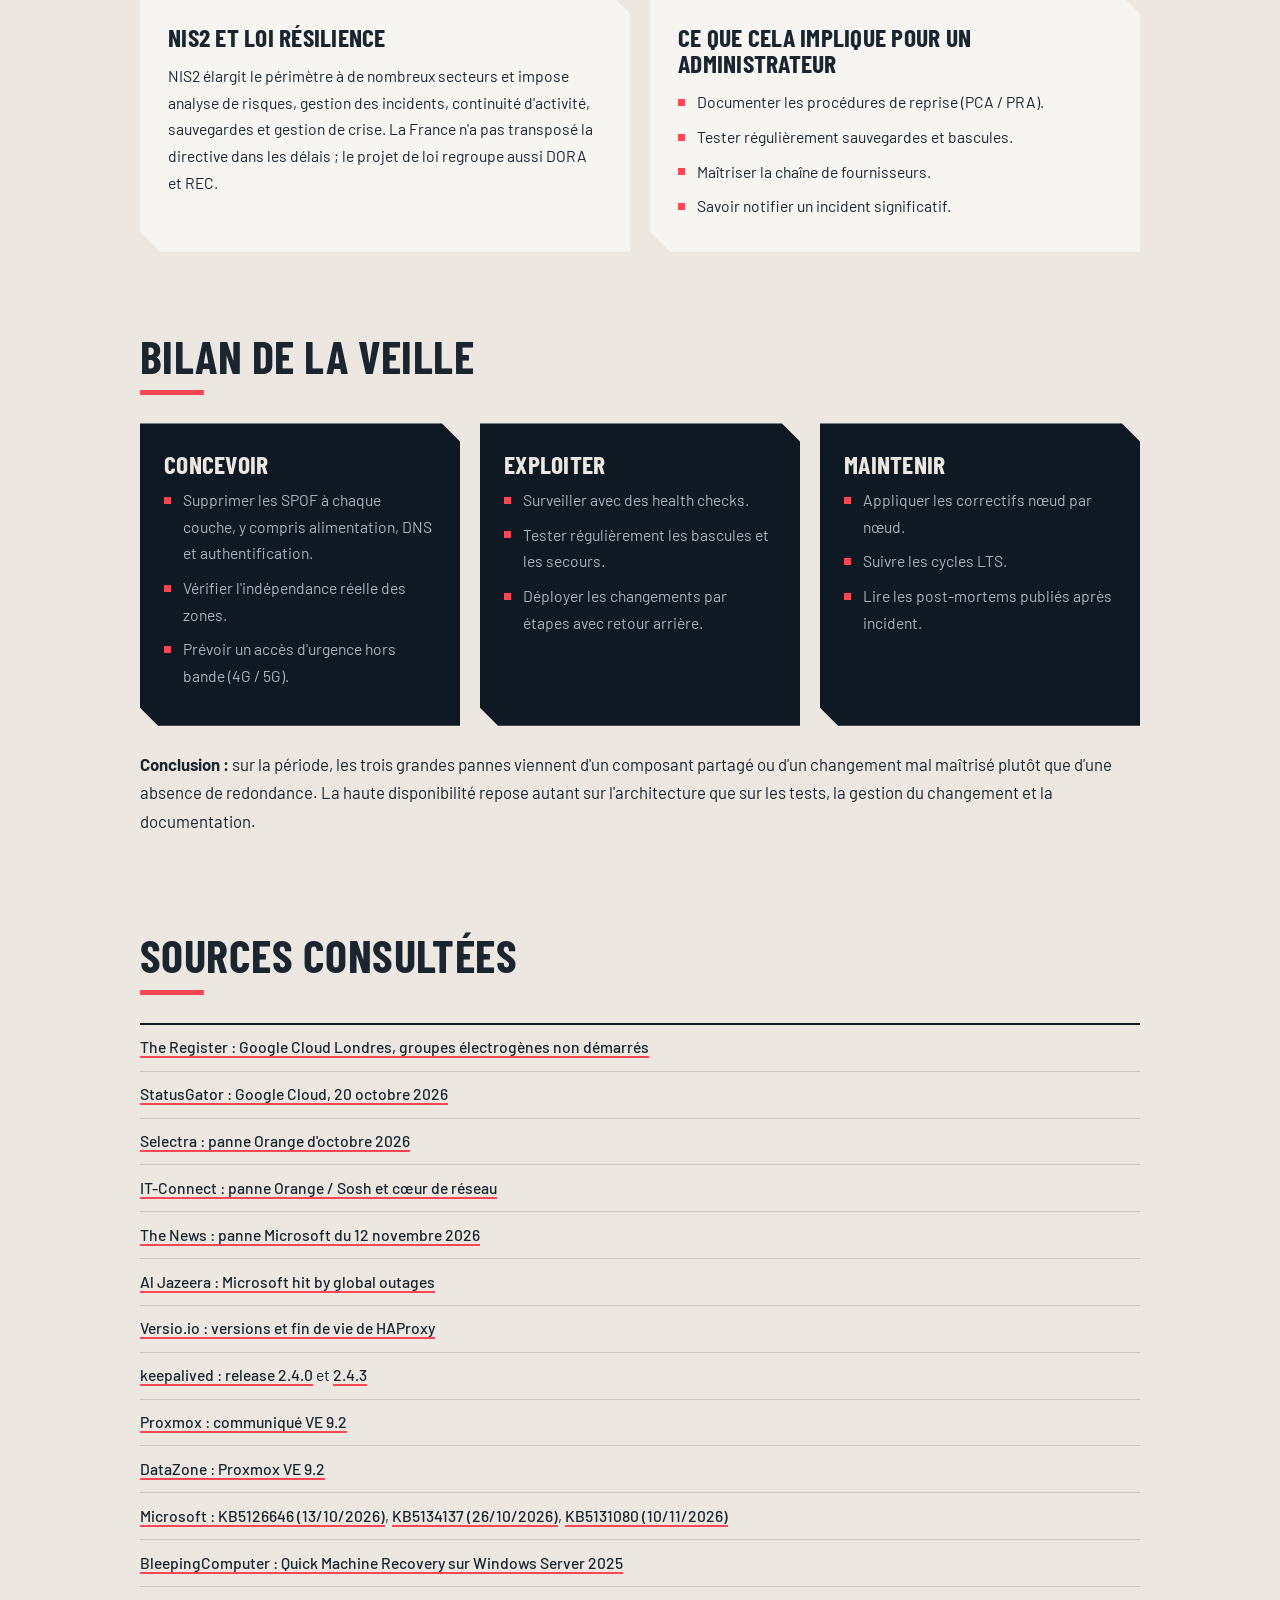
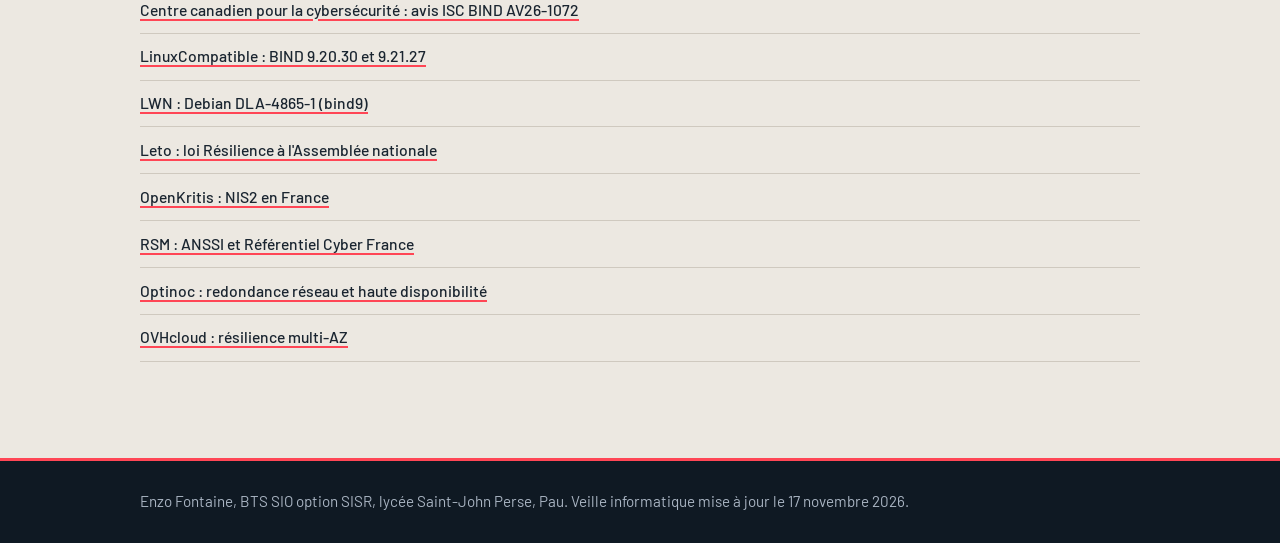
<file: veille/veille.html>
<!DOCTYPE html>
<html lang="fr">
<head>
<meta charset="utf-8">
<meta name="viewport" content="width=device-width, initial-scale=1">
<title>Veille informatique | Enzo Fontaine</title>
<meta name="description" content="Veille informatique d'Enzo Fontaine, BTS SIO SISR : la haute disponibilité des infrastructures réseau (pannes, protocoles, outils, réglementation).">
<link rel="preconnect" href="https://fonts.googleapis.com">
<link rel="preconnect" href="https://fonts.gstatic.com" crossorigin>
<link href="https://fonts.googleapis.com/css2?family=Barlow:wght@400;500;600&family=Barlow+Condensed:wght@600;700&display=swap" rel="stylesheet">
<script src="../theme.js"></script>
<link rel="stylesheet" href="../style.css">
<style>
/* En-tête : grille de points qui s'éclaire autour du curseur (réglée par cursor.js) */
.hero{display:block;position:relative;--cut:40px;padding:4rem 3rem 4.25rem;margin-bottom:3rem}
.hero::before{content:"";position:absolute;inset:0;pointer-events:none;
  background-image:radial-gradient(circle,rgba(255,70,85,.75) 1.3px,transparent 1.8px);background-size:30px 30px;
  -webkit-mask-image:radial-gradient(circle 260px at var(--mx,80%) var(--my,40%),rgba(0,0,0,.55),transparent);
  mask-image:radial-gradient(circle 260px at var(--mx,80%) var(--my,40%),rgba(0,0,0,.55),transparent)}
.hero-content{position:relative}
.hero h1{font-size:clamp(2.4rem,6vw,4.2rem)}
.hero .role{font-size:clamp(1.2rem,2.6vw,1.7rem);margin:1rem 0 1.25rem}
.hero .lead{max-width:56ch}
@media (max-width:860px){.hero{padding:2.5rem 1.75rem 2.75rem}}

/* Sommaire */
.toc{display:flex;flex-wrap:wrap;gap:.5rem;list-style:none;margin:0 0 3.5rem;padding:0}
.toc a{display:block;padding:.55rem 1rem;background:var(--paper);color:var(--ink);text-decoration:none;font:700 1.02rem/1 "Barlow Condensed",sans-serif;text-transform:uppercase;letter-spacing:.07em;box-shadow:inset 0 -3px 0 var(--red)}
.toc a:hover{background:var(--navy);color:var(--sand)}

/* Grilles de cartes */
.v-grid{display:grid;grid-template-columns:repeat(auto-fit,minmax(250px,1fr));gap:1.25rem}
.v-grid .card ul,.v-grid .panel ul{margin:0;padding:0;list-style:none}
.v-grid .card li,.v-grid .panel li{position:relative;padding-left:1.2rem;margin-bottom:.5rem;font-size:.98rem}
.v-grid .card li::before,.v-grid .panel li::before{content:"";position:absolute;left:0;top:.62em;width:7px;height:7px;background:var(--red)}
.v-grid .panel li{color:var(--soft)}
.v-grid .card h3{margin-bottom:.8rem}

/* Disponibilité */
.v-stats{display:grid;grid-template-columns:repeat(3,1fr);gap:1.25rem;margin-bottom:1.5rem}
.v-stat{background:var(--navy);color:var(--sand);padding:1.25rem 1rem;text-align:center;clip-path:polygon(0 0,calc(100% - 14px) 0,100% 14px,100% 100%,14px 100%,0 calc(100% - 14px))}
.v-stat b{display:block;font:700 2.2rem/1 "Barlow Condensed",sans-serif;color:var(--red);letter-spacing:.02em}
.v-stat span{font-size:.92rem;color:var(--soft)}

/* Tableaux */
.v-table{overflow-x:auto}
.v-table table{width:100%;border-collapse:collapse;font-size:.95rem;min-width:620px}
.v-table th{background:var(--navy);color:var(--sand);text-align:left;padding:.75rem .9rem;font:700 1.02rem/1.2 "Barlow Condensed",sans-serif;text-transform:uppercase;letter-spacing:.07em;border-bottom:3px solid var(--red)}
.v-table td{padding:.75rem .9rem;background:var(--paper);border-bottom:1px solid var(--line-light);vertical-align:top;line-height:1.5}
.v-table td:first-child{font-weight:600}
.v-note{font-size:.95rem;color:var(--soft-ink);margin:1rem 0 0;max-width:none}

/* Schéma */
.v-diagram{margin:0;background:var(--paper);padding:1.25rem;border-top:4px solid var(--red)}
.v-diagram svg{display:block;width:100%;max-width:820px;height:auto;margin:0 auto}
.v-diagram figcaption{text-align:center;font-size:.92rem;color:var(--soft-ink);margin-top:.75rem}

/* Chronologie */
.filters{display:flex;flex-wrap:wrap;gap:.5rem;margin:0 0 2rem}
.filters button{border:0;cursor:pointer;padding:.65rem 1.1rem;background:var(--paper);color:var(--ink);font:700 1.02rem/1 "Barlow Condensed",sans-serif;text-transform:uppercase;letter-spacing:.07em;box-shadow:inset 0 0 0 2px var(--navy)}
.filters button:hover{background:var(--line-light)}
.filters button[aria-pressed="true"]{background:var(--navy);color:var(--sand);box-shadow:inset 0 -4px 0 var(--red)}
.timeline{list-style:none;margin:0;padding:0 0 0 1.75rem;border-left:3px solid var(--navy)}
.event{position:relative;margin-bottom:1.5rem}
.event::before{content:"";position:absolute;left:calc(-1.75rem - 9px);top:1.7rem;width:15px;height:15px;background:var(--red);border:3px solid var(--sand);transform:rotate(45deg)}
.event[hidden]{display:none}
.event .panel{padding:1.6rem 1.6rem 1.4rem}
.event .date{display:flex;flex-wrap:wrap;align-items:center;gap:.6rem;margin-bottom:.35rem;font:700 1.05rem/1 "Barlow Condensed",sans-serif;text-transform:uppercase;letter-spacing:.08em;color:var(--red)}
.event .badge{background:var(--red);color:var(--navy);padding:.2rem .55rem;font-size:.85rem}
.event h3{font-size:1.5rem;margin-bottom:.6rem}
.event p{font-size:.98rem}
.event .lesson{margin:1rem 0 0;padding-top:.8rem;border-top:1px solid var(--line-dark);color:var(--sand);font-size:.98rem;max-width:none}
.event .lesson b{color:var(--red);font-family:"Barlow Condensed",sans-serif;text-transform:uppercase;letter-spacing:.06em;font-size:1.05rem}

/* Sources */
.sources{margin:0;padding:0;list-style:none;border-top:2px solid var(--navy)}
.sources li{padding:.6rem 0;border-bottom:1px solid var(--line-light);font-size:.98rem}
.sources a{text-decoration-color:var(--red);text-decoration-thickness:2px;text-underline-offset:3px;font-weight:500}
.v-concl{margin-top:1.5rem;max-width:none}

@media (max-width:560px){
  .v-stats{grid-template-columns:1fr}
  .timeline{padding-left:1.25rem}
  .event::before{left:calc(-1.25rem - 9px)}
}
</style>
</head>
<body>

<nav class="site-nav" aria-label="Navigation principale">
  <ul>
    <li><a href="../index.html">Accueil</a></li>
    <li><a href="../cv.html">CV</a></li>
    <li class="has-menu">
      <button type="button" aria-expanded="false" aria-controls="menu-stage">Stage <svg class="chev" viewBox="0 0 12 12" aria-hidden="true"><path d="M2 4l4 4 4-4" fill="none" stroke="currentColor" stroke-width="2.2"/></svg></button>
      <ul class="submenu" id="menu-stage">
        <li><a href="../stage1/stage-1ere-annee.html">Stage 1ère année</a></li>
        <li><a href="../stage-2eme-annee.html">Stage 2ème année</a></li>
      </ul>
    </li>
    <li><a href="../index.html#projets">Projet</a></li>
    <li><a href="veille.html" aria-current="page">Veille</a></li>
    <li><a href="../contact.html">Contact</a></li>
  </ul>
</nav>

<main class="wrap">

  <header class="panel hero">
    <div class="hero-content">
      <h1>Veille informatique</h1>
      <p class="role">La haute disponibilité des infrastructures réseau</p>
      <p class="lead">Enjeux, protocoles et solutions. Pannes majeures, évolutions des outils (HAProxy, keepalived, Proxmox, Windows Server, BIND), sécurité et réglementation : ce que j'ai suivi d'octobre à novembre 2026 et ce que j'en retiens.</p>
    </div>
  </header>

  <ul class="toc" aria-label="Sommaire">
    <li><a href="#enjeux">Enjeux</a></li>
    <li><a href="#notions">Notions clés</a></li>
    <li><a href="#protocoles">Protocoles</a></li>
    <li><a href="#archi">Architecture</a></li>
    <li><a href="#chrono">Chronologie</a></li>
    <li><a href="#pannes">Pannes</a></li>
    <li><a href="#outils">Outils</a></li>
    <li><a href="#reglementation">Réglementation</a></li>
    <li><a href="#bilan">Bilan</a></li>
    <li><a href="#sources">Sources</a></li>
  </ul>

  <section class="block" id="enjeux">
    <h2>Enjeux et périmètre</h2>
    <div class="v-grid">
      <article class="card">
        <h3>Pourquoi la haute disponibilité ?</h3>
        <ul>
          <li>Supprimer les points de défaillance uniques (SPOF) : liens, équipements, alimentation, DNS, authentification.</li>
          <li>Respecter les SLA et limiter les pertes d'exploitation.</li>
          <li>Assurer la continuité lors des pannes comme lors des maintenances planifiées.</li>
          <li>Répondre aux exigences de résilience (NIS2, DORA).</li>
        </ul>
      </article>
      <article class="card">
        <h3>Axes surveillés</h3>
        <ul>
          <li><b>Incidents</b> : opérateurs, cloud, SaaS.</li>
          <li><b>Outils</b> : HAProxy, keepalived, Proxmox VE, clustering Windows Server 2025.</li>
          <li><b>Sécurité</b> : vulnérabilités de BIND (DNS), correctifs ayant un impact sur la disponibilité.</li>
          <li><b>Réglementation</b> : loi Résilience, NIS2, référentiel ANSSI.</li>
        </ul>
      </article>
      <article class="card">
        <h3>Lien avec ma formation (SISR)</h3>
        <ul>
          <li>Répartition de charge HAProxy + serveurs Apache.</li>
          <li>Clustering de basculement sous Windows Server 2025.</li>
          <li>Redondance DNS avec BIND.</li>
          <li>Virtualisation et HA avec Proxmox.</li>
        </ul>
      </article>
    </div>
  </section>

  <section class="block" id="notions">
    <h2>Notions clés</h2>
    <div class="v-stats">
      <div class="v-stat"><b>99,9 %</b><span>≈ 8 h 45 d'arrêt par an</span></div>
      <div class="v-stat"><b>99,99 %</b><span>≈ 53 min par an</span></div>
      <div class="v-stat"><b>99,999 %</b><span>≈ 5 min par an</span></div>
    </div>
    <div class="v-grid">
      <article class="panel panel-sm">
        <h3>Modes de fonctionnement</h3>
        <ul>
          <li><b>Actif / passif</b> : un nœud sert, l'autre attend et prend le relais (VRRP, cluster de basculement).</li>
          <li><b>Actif / actif</b> : tous les nœuds servent, la charge est répartie (HAProxy, ECMP).</li>
          <li><b>N+1</b> : un nœud de secours pour N nœuds actifs.</li>
        </ul>
      </article>
      <article class="panel panel-sm">
        <h3>Détection et protection</h3>
        <ul>
          <li><b>Heartbeat</b> et health checks pour détecter la panne.</li>
          <li><b>Quorum</b> : majorité nécessaire pour décider.</li>
          <li><b>Fencing / STONITH</b> : isoler le nœud douteux.</li>
          <li><b>Split-brain</b> : deux nœuds se croient maîtres, risque majeur à éviter.</li>
        </ul>
      </article>
      <article class="panel panel-sm">
        <h3>Indicateurs</h3>
        <ul>
          <li><b>RTO</b> : durée maximale d'interruption acceptable.</li>
          <li><b>RPO</b> : perte de données maximale acceptable.</li>
          <li><b>MTTR / MTBF</b> : temps de réparation / entre pannes.</li>
          <li><b>SLA</b> : engagement contractuel de disponibilité.</li>
        </ul>
      </article>
    </div>
  </section>

  <section class="block" id="protocoles">
    <h2>Protocoles et solutions</h2>
    <div class="v-table">
      <table>
        <thead><tr><th>Couche</th><th>Protocole / solution</th><th>Rôle</th><th>Points d'attention</th></tr></thead>
        <tbody>
          <tr><td>Liens (L2)</td><td>LACP (802.3ad), STP / RSTP</td><td>Agrégation de liens, chemins de secours sans boucle</td><td>Temps de convergence, configuration identique des deux côtés</td></tr>
          <tr><td>Passerelle (L3)</td><td>VRRP, HSRP, CARP, keepalived</td><td>IP virtuelle partagée, bascule automatique de la passerelle</td><td>Priorités, authentification des annonces, risque de double maître</td></tr>
          <tr><td>Routage</td><td>OSPF, BGP, ECMP, BFD</td><td>Chemins multiples, reconvergence rapide, détection de panne de lien</td><td>Filtrage des routes, erreurs de configuration propagées</td></tr>
          <tr><td>Services (L4-L7)</td><td>HAProxy, Nginx, load balancers</td><td>Répartition de charge, health checks, retrait des serveurs défaillants</td><td>Le répartiteur lui-même doit être redondant (keepalived)</td></tr>
          <tr><td>DNS</td><td>BIND maître / esclave, plusieurs serveurs NS, anycast</td><td>Résolution maintenue en cas de panne d'un serveur</td><td>Service critique : correctifs de sécurité fréquents</td></tr>
          <tr><td>Systèmes</td><td>Cluster de basculement Windows Server, Proxmox HA, Ceph, S2D</td><td>Redémarrage ou migration automatique des services et des VM sur un autre nœud</td><td>Quorum, fencing, stockage partagé, mises à jour en rolling</td></tr>
          <tr><td>Sites / cloud</td><td>Multi-zones (AZ), multi-régions, DNS failover</td><td>Résistance à la perte d'un site complet</td><td>Dépendances cachées (IAM, DNS, alimentation) entre zones</td></tr>
        </tbody>
      </table>
    </div>
  </section>

  <section class="block" id="archi">
    <h2>Architecture de référence</h2>
    <figure class="v-diagram">
      <svg viewBox="0 0 820 400" xmlns="http://www.w3.org/2000/svg" font-family="Barlow,Arial,sans-serif" font-size="15" role="img" aria-label="Schéma : clients, IP virtuelle VRRP, deux HAProxy, trois serveurs Apache, stockage répliqué">
        <defs><marker id="ar" markerWidth="8" markerHeight="8" refX="7" refY="4" orient="auto"><path d="M0,0 L8,4 L0,8 z" fill="#0F1923"/></marker></defs>
        <rect x="320" y="10" width="180" height="42" fill="#FF4655"/><text x="410" y="37" text-anchor="middle" fill="#0F1923" font-weight="700">Clients / Internet</text>
        <line x1="410" y1="52" x2="410" y2="80" stroke="#0F1923" stroke-width="2" marker-end="url(#ar)"/>
        <rect x="270" y="80" width="280" height="40" fill="none" stroke="#BD2D3B" stroke-width="2" stroke-dasharray="6 4"/>
        <text x="410" y="105" text-anchor="middle" fill="#BD2D3B" font-weight="700">IP virtuelle (VIP) : VRRP / keepalived</text>
        <rect x="190" y="150" width="190" height="52" fill="#0F1923"/><text x="285" y="173" text-anchor="middle" fill="#ECE8E1" font-weight="700">HAProxy 1</text><text x="285" y="192" text-anchor="middle" fill="#FF4655" font-size="12">MASTER</text>
        <rect x="440" y="150" width="190" height="52" fill="#2B3948"/><text x="535" y="173" text-anchor="middle" fill="#ECE8E1" font-weight="700">HAProxy 2</text><text x="535" y="192" text-anchor="middle" fill="#A9B4C2" font-size="12">BACKUP</text>
        <line x1="380" y1="176" x2="440" y2="176" stroke="#BD2D3B" stroke-width="2" stroke-dasharray="5 4"/><text x="410" y="168" text-anchor="middle" font-size="11" fill="#BD2D3B">heartbeat</text>
        <line x1="410" y1="120" x2="285" y2="150" stroke="#0F1923" stroke-width="2" marker-end="url(#ar)"/>
        <line x1="410" y1="120" x2="535" y2="150" stroke="#0F1923" stroke-width="2" stroke-dasharray="5 4" marker-end="url(#ar)"/>
        <line x1="285" y1="202" x2="200" y2="250" stroke="#0F1923" stroke-width="2" marker-end="url(#ar)"/>
        <line x1="285" y1="202" x2="420" y2="250" stroke="#0F1923" stroke-width="2" marker-end="url(#ar)"/>
        <line x1="285" y1="202" x2="640" y2="250" stroke="#0F1923" stroke-width="2" marker-end="url(#ar)"/>
        <line x1="535" y1="202" x2="200" y2="250" stroke="#0F1923" stroke-width="1.5" stroke-dasharray="5 4" marker-end="url(#ar)"/>
        <line x1="535" y1="202" x2="420" y2="250" stroke="#0F1923" stroke-width="1.5" stroke-dasharray="5 4" marker-end="url(#ar)"/>
        <line x1="535" y1="202" x2="640" y2="250" stroke="#0F1923" stroke-width="1.5" stroke-dasharray="5 4" marker-end="url(#ar)"/>
        <rect x="110" y="250" width="180" height="48" fill="#0F1923"/><text x="200" y="279" text-anchor="middle" fill="#ECE8E1" font-weight="700">Apache 1</text>
        <rect x="330" y="250" width="180" height="48" fill="#0F1923"/><text x="420" y="279" text-anchor="middle" fill="#ECE8E1" font-weight="700">Apache 2</text>
        <rect x="550" y="250" width="180" height="48" fill="#0F1923"/><text x="640" y="279" text-anchor="middle" fill="#ECE8E1" font-weight="700">Apache 3</text>
        <line x1="200" y1="298" x2="330" y2="340" stroke="#0F1923" stroke-width="2" marker-end="url(#ar)"/>
        <line x1="420" y1="298" x2="420" y2="340" stroke="#0F1923" stroke-width="2" marker-end="url(#ar)"/>
        <line x1="640" y1="298" x2="510" y2="340" stroke="#0F1923" stroke-width="2" marker-end="url(#ar)"/>
        <rect x="300" y="340" width="240" height="48" fill="#FF4655"/><text x="420" y="369" text-anchor="middle" fill="#0F1923" font-weight="700">Stockage / BDD répliqués</text>
      </svg>
      <figcaption>Deux répartiteurs HAProxy partageant une IP virtuelle, plusieurs serveurs web, stockage redondant : aucun point de défaillance unique à chaque étage.</figcaption>
    </figure>
  </section>

  <section class="block" id="chrono">
    <h2>Chronologie de la veille</h2>
    <div class="filters" id="filters" role="group" aria-label="Filtrer par catégorie">
      <button type="button" data-f="all" aria-pressed="true">Tout</button>
      <button type="button" data-f="panne" aria-pressed="false">Pannes</button>
      <button type="button" data-f="outil" aria-pressed="false">Outils</button>
      <button type="button" data-f="secu" aria-pressed="false">Sécurité</button>
      <button type="button" data-f="regl" aria-pressed="false">Réglementation</button>
    </div>
    <ol class="timeline">

      <li class="event" data-cat="regl">
        <div class="panel panel-sm">
          <div class="date">6 octobre 2026</div>
          <h3>Loi Résilience (NIS2) : retrait de l'ordre du jour</h3>
          <p>Le texte qui transpose NIS2 en France a été sorti du programme de l'Assemblée nationale le 6 octobre, sans nouvelle date, avant d'être reprogrammé pour le 9 novembre. La France est en retard sur le calendrier européen.</p>
          <p class="lesson"><b>À retenir :</b> la continuité d'activité devient une obligation pour des milliers d'organisations, pas seulement pour les opérateurs vitaux.</p>
        </div>
      </li>

      <li class="event" data-cat="outil">
        <div class="panel panel-sm">
          <div class="date">13 octobre 2026 <span class="badge">Windows Server</span></div>
          <h3>Windows Server 2025 : mise à jour cumulative d'octobre (KB5126646)</h3>
          <p>Correctifs de sécurité et amélioration des connexions Netlogon entre serveurs membres et contrôleurs de domaine plus anciens. La mise à jour limite aussi la mémoire utilisée par l'Endpoint Mapper, ce qui a provoqué des instabilités sur des serveurs Exchange. Microsoft a publié un correctif hors cycle le 26 octobre (KB5134137), puis la mise à jour de novembre le 10 (KB5131080).</p>
          <p class="lesson"><b>À retenir :</b> un correctif peut dégrader un service ; on met à jour nœud par nœud et on teste avant de basculer.</p>
        </div>
      </li>

      <li class="event" data-cat="outil">
        <div class="panel panel-sm">
          <div class="date">14 octobre 2026 <span class="badge">HAProxy</span></div>
          <h3>HAProxy 3.4.7 et correctifs des branches LTS</h3>
          <p>La branche 3.4 (sortie le 3 juin 2026) est LTS. Les branches 3.2, 3.0, 2.8 et 2.6 restent supportées ; la 3.3 s'arrête le 31 mars 2027.</p>
          <p class="lesson"><b>À retenir :</b> en production, choisir une branche LTS et suivre son cycle de correctifs.</p>
        </div>
      </li>

      <li class="event" data-cat="outil">
        <div class="panel panel-sm">
          <div class="date">19 – 20 octobre 2026 <span class="badge">Windows Server</span></div>
          <h3>Windows Server 2025 : Quick Machine Recovery</h3>
          <p>Avec la mise à jour d'octobre, la récupération rapide de machine, qui permet de réparer un système qui ne démarre plus via Windows Update, est disponible sur Windows Server 2025. Elle est désactivée par défaut.</p>
          <p class="lesson"><b>À retenir :</b> la haute disponibilité couvre aussi la rapidité de remise en état d'un nœud défaillant.</p>
        </div>
      </li>

      <li class="event" data-cat="panne">
        <div class="panel panel-sm">
          <div class="date">20 octobre 2026 <span class="badge">Cloud</span></div>
          <h3>Google Cloud Londres : coupure électrique dans la zone europe-west2-b</h3>
          <p>Une perte d'alimentation secteur dans le datacenter de la zone b a touché des dizaines de produits (38 listés par Google) : applications bancaires, courrier, visioconférence des tribunaux. D'après Google, un défaut de configuration d'un automate (PLC) a empêché les groupes électrogènes de démarrer ; les batteries des onduleurs se sont ensuite vidées. Retour à la normale en environ six à huit heures selon les sources. Certains clients répartis sur d'autres zones ont aussi subi des erreurs.</p>
          <p class="lesson"><b>À retenir :</b> le multi-zones ne protège que s'il n'existe aucune dépendance commune cachée ; les secours électriques doivent être testés en conditions réelles.</p>
        </div>
      </li>

      <li class="event" data-cat="panne">
        <div class="panel panel-sm">
          <div class="date">21 octobre 2026 <span class="badge">Opérateur</span></div>
          <h3>Panne nationale du réseau mobile Orange / Sosh</h3>
          <p>Appels, SMS et données mobiles coupés dans toute la France d'environ 11 h 20 à 21 h, soit près de dix heures. Orange parle d'une défaillance d'un équipement de son cœur de réseau mobile. C'est la troisième panne nationale de l'opérateur en 2026. Une migration vers la 5G SA a été évoquée par la presse, sans confirmation officielle.</p>
          <p class="lesson"><b>À retenir :</b> la redondance matérielle ne suffit pas si un changement est appliqué simultanément aux deux systèmes sans retour arrière possible.</p>
        </div>
      </li>

      <li class="event" data-cat="secu">
        <div class="panel panel-sm">
          <div class="date">21 octobre 2026 <span class="badge">DNS</span></div>
          <h3>BIND 9.20.30 et 9.21.27 : quatre failles de gravité élevée</h3>
          <p>L'ISC a publié sa quatrième mise à jour de sécurité mensuelle de l'année, corrigeant quatre vulnérabilités notées « High », dont une pouvant mener à une exécution de code à distance, sans exploitation active connue. Debian a publié un correctif pour bind9 le 27 octobre (déni de service, empoisonnement de cache). Le Centre canadien pour la cybersécurité a émis un avis le 21 octobre.</p>
          <p class="lesson"><b>À retenir :</b> un DNS redondant doit aussi être maintenu à jour ; deux serveurs vulnérables ne forment pas une haute disponibilité.</p>
        </div>
      </li>

      <li class="event" data-cat="panne">
        <div class="panel panel-sm">
          <div class="date">12 – 13 novembre 2026 <span class="badge">SaaS</span></div>
          <h3>Panne mondiale de Microsoft 365 (Outlook, Teams, Copilot)</h3>
          <p>Interruption de plus de douze heures avec des signalements dans 74 pays et territoires : banques, administrations, tribunaux touchés. Microsoft n'a pas constaté de cyberattaque et n'avait pas encore publié la cause racine. C'est le deuxième incident majeur de l'année sur ce service.</p>
          <p class="lesson"><b>À retenir :</b> dépendre d'un seul fournisseur SaaS expose à un arrêt total ; prévoir un mode dégradé et un canal de communication alternatif.</p>
        </div>
      </li>

      <li class="event" data-cat="outil">
        <div class="panel panel-sm">
          <div class="date">Rappel · 22 juin – 20 juillet 2026 <span class="badge">keepalived</span></div>
          <h3>keepalived 2.4 : authentification HMAC pour VRRP</h3>
          <p>La version 2.4.0 introduit <i>auth_hmac</i>, une extension qui signe chaque annonce VRRP avec un HMAC-SHA256, avec un mode permissif pour migrer un cluster en production. La 2.4.3 (20 juillet) corrige un cas où un saut d'horloge pouvait provoquer un double maître durable.</p>
          <p class="lesson"><b>À retenir :</b> les annonces VRRP non authentifiées peuvent être usurpées ; la synchronisation d'horloge compte pour la HA.</p>
        </div>
      </li>

      <li class="event" data-cat="outil">
        <div class="panel panel-sm">
          <div class="date">Rappel · 21 mai 2026 <span class="badge">Proxmox</span></div>
          <h3>Proxmox VE 9.2 : HA et équilibrage dynamique</h3>
          <p>Équilibrage dynamique de charge pour les invités inscrits en HA, commandes <i>arm / disarm</i> du gestionnaire HA pour réaliser des maintenances sans bascules ni fencing indésirables, Ceph Tentacle 20.2, noyau Linux 7.0. Les invités doivent être inscrits en HA pour être équilibrés automatiquement.</p>
          <p class="lesson"><b>À retenir :</b> la maintenance planifiée est un moment à risque pour un cluster ; les outils l'intègrent désormais explicitement.</p>
        </div>
      </li>

      <li class="event" data-cat="regl">
        <div class="panel panel-sm">
          <div class="date">Rappel · mars 2026 <span class="badge">ANSSI</span></div>
          <h3>Référentiel Cyber France (ReCyF)</h3>
          <p>L'ANSSI a publié ce référentiel qui décline les exigences de NIS2 en recommandations opérationnelles, dont les sauvegardes, la continuité, la reprise d'activité, la gestion de crise et les exercices.</p>
          <p class="lesson"><b>À retenir :</b> les tests de bascule et de restauration font partie des attentes, pas seulement la redondance.</p>
        </div>
      </li>

    </ol>
  </section>

  <section class="block" id="pannes">
    <h2>Analyse comparée des pannes</h2>
    <div class="v-table">
      <table>
        <thead><tr><th>Incident</th><th>Durée</th><th>Cause annoncée</th><th>Maillon faible</th><th>Mesure de HA / continuité</th></tr></thead>
        <tbody>
          <tr><td>Google Cloud Londres<br>20/10/2026</td><td>≈ 6 à 8 h</td><td>Perte d'alimentation secteur ; groupes électrogènes non démarrés (défaut de configuration d'un automate)</td><td>Alimentation de secours d'une zone ; dépendances entre zones</td><td>Répartition réelle sur plusieurs zones, tests réguliers des secours électriques</td></tr>
          <tr><td>Orange / Sosh<br>21/10/2026</td><td>≈ 10 h</td><td>Défaillance d'un équipement du cœur de réseau mobile (migration 5G SA évoquée, non confirmée)</td><td>Cœur de réseau, changement synchronisé</td><td>Déploiement progressif, retour arrière testé, redondance géographique du cœur</td></tr>
          <tr><td>Microsoft 365<br>12-13/11/2026</td><td>&gt; 12 h</td><td>Non publiée à la date de consultation ; pas de cyberattaque constatée</td><td>Dépendance à un fournisseur SaaS unique</td><td>Plan de continuité hors du service (communication alternative, mode dégradé)</td></tr>
        </tbody>
      </table>
    </div>
    <p class="v-note">Constat commun : ces incidents ne sont pas des attaques, mais des défauts de configuration ou de matériel dans un composant partagé.</p>
  </section>

  <section class="block" id="outils">
    <h2>État des outils suivis</h2>
    <div class="v-table">
      <table>
        <thead><tr><th>Outil</th><th>Version / date</th><th>Intérêt pour la HA</th></tr></thead>
        <tbody>
          <tr><td>HAProxy</td><td>3.4.7 (14/10/2026), branche 3.4 LTS</td><td>Répartition de charge, health checks, redondance avec keepalived</td></tr>
          <tr><td>keepalived</td><td>2.4.x (été 2026)</td><td>VRRP, IP virtuelle, auth_hmac</td></tr>
          <tr><td>Proxmox VE</td><td>9.2 (21/05/2026)</td><td>HA des VM, équilibrage dynamique, arm / disarm</td></tr>
          <tr><td>Windows Server 2025</td><td>Mise à jour de novembre : KB5131080 (10/11/2026)</td><td>Cluster de basculement, S2D Campus Cluster, mises à jour en rolling</td></tr>
          <tr><td>BIND 9</td><td>9.20.30 / 9.21.27 (21/10/2026)</td><td>DNS redondant ; correctifs de sécurité mensuels</td></tr>
        </tbody>
      </table>
    </div>
  </section>

  <section class="block" id="reglementation">
    <h2>Cadre réglementaire</h2>
    <div class="v-grid">
      <article class="card">
        <h3>NIS2 et loi Résilience</h3>
        <p>NIS2 élargit le périmètre à de nombreux secteurs et impose analyse de risques, gestion des incidents, continuité d'activité, sauvegardes et gestion de crise. La France n'a pas transposé la directive dans les délais ; le projet de loi regroupe aussi DORA et REC.</p>
      </article>
      <article class="card">
        <h3>Ce que cela implique pour un administrateur</h3>
        <ul>
          <li>Documenter les procédures de reprise (PCA / PRA).</li>
          <li>Tester régulièrement sauvegardes et bascules.</li>
          <li>Maîtriser la chaîne de fournisseurs.</li>
          <li>Savoir notifier un incident significatif.</li>
        </ul>
      </article>
    </div>
  </section>

  <section class="block" id="bilan">
    <h2>Bilan de la veille</h2>
    <div class="v-grid">
      <article class="panel panel-sm"><h3>Concevoir</h3><ul><li>Supprimer les SPOF à chaque couche, y compris alimentation, DNS et authentification.</li><li>Vérifier l'indépendance réelle des zones.</li><li>Prévoir un accès d'urgence hors bande (4G / 5G).</li></ul></article>
      <article class="panel panel-sm"><h3>Exploiter</h3><ul><li>Surveiller avec des health checks.</li><li>Tester régulièrement les bascules et les secours.</li><li>Déployer les changements par étapes avec retour arrière.</li></ul></article>
      <article class="panel panel-sm"><h3>Maintenir</h3><ul><li>Appliquer les correctifs nœud par nœud.</li><li>Suivre les cycles LTS.</li><li>Lire les post-mortems publiés après incident.</li></ul></article>
    </div>
    <p class="v-concl"><strong>Conclusion :</strong> sur la période, les trois grandes pannes viennent d'un composant partagé ou d'un changement mal maîtrisé plutôt que d'une absence de redondance. La haute disponibilité repose autant sur l'architecture que sur les tests, la gestion du changement et la documentation.</p>
  </section>

  <section class="block" id="sources">
    <h2>Sources consultées</h2>
    <ul class="sources">
      <li><a href="https://www.theregister.com/a/5307739">The Register : Google Cloud Londres, groupes électrogènes non démarrés</a></li>
      <li><a href="https://statusgator.com/blog/google-cloud-outage-on-october-20-2026-a-europe-west2-power-event-and-171-possibly-affected-services/">StatusGator : Google Cloud, 20 octobre 2026</a></li>
      <li><a href="https://selectra.info/telecom/actualites/marche/panne-orange-octobre-2026-reseau-retabli-cause">Selectra : panne Orange d'octobre 2026</a></li>
      <li><a href="https://www.it-connect.fr/panne-orange-sosh-coeur-reseau-5g-migration/">IT-Connect : panne Orange / Sosh et cœur de réseau</a></li>
      <li><a href="https://www.thenews.com.pk/latest/1423454-microsoft-outage-leaves-outlook-teams-copilot-disrupted-for-11-hours-heres-what-happened">The News : panne Microsoft du 12 novembre 2026</a></li>
      <li><a href="https://aljazeera.com/news/2026/11/13/microsoft-hit-by-global-outages-what-happened-and-why">Al Jazeera : Microsoft hit by global outages</a></li>
      <li><a href="https://www.versio.io/es/product-release-end-of-life-eol-haproxy-haproxy.html">Versio.io : versions et fin de vie de HAProxy</a></li>
      <li><a href="https://keepalived.org/release-notes/Release-2.4.0/">keepalived : release 2.4.0</a> et <a href="https://keepalived.org/release-notes/Release-2.4.3/">2.4.3</a></li>
      <li><a href="https://www.proxmox.com/en/about/company-details/press-releases/proxmox-virtual-environment-9-2">Proxmox : communiqué VE 9.2</a></li>
      <li><a href="https://www.datazone.de/en/news/proxmox-ve-9-2-release/">DataZone : Proxmox VE 9.2</a></li>
      <li><a href="https://support.microsoft.com/help/5126646">Microsoft : KB5126646 (13/10/2026)</a>, <a href="https://support.microsoft.com/en-us/help/5134137">KB5134137 (26/10/2026)</a>, <a href="https://support.microsoft.com/en-us/help/5131080">KB5131080 (10/11/2026)</a></li>
      <li><a href="https://www.bleepingcomputer.com/news/microsoft/windows-server-2025-gets-support-for-quick-machine-recovery">BleepingComputer : Quick Machine Recovery sur Windows Server 2025</a></li>
      <li><a href="https://cyber.gc.ca/fr/alertes-avis/bulletin-securite-isc-bind-av26-1072">Centre canadien pour la cybersécurité : avis ISC BIND AV26-1072</a></li>
      <li><a href="https://www.linuxcompatible.org/story/isc-releases-bind-92030-and-92127-patching-four-flaws-including-an-rce/">LinuxCompatible : BIND 9.20.30 et 9.21.27</a></li>
      <li><a href="https://lwn.net/Articles/1103281/">LWN : Debian DLA-4865-1 (bind9)</a></li>
      <li><a href="https://www.leto.legal/news/nis-2-projet-loi-resilience-assemblee-nationale-9-novembre-2026">Leto : loi Résilience à l'Assemblée nationale</a></li>
      <li><a href="https://www.openkritis.de/eu/eu-nis-2-france.html">OpenKritis : NIS2 en France</a></li>
      <li><a href="https://www.rsm.global/france/fr/node/1195">RSM : ANSSI et Référentiel Cyber France</a></li>
      <li><a href="https://www.optinoc.com/en/blog/redondance-reseau-haute-disponibilite/">Optinoc : redondance réseau et haute disponibilité</a></li>
      <li><a href="https://docs.ovhcloud.com/fr/guides/public-cloud/cross-functional/deployments-modes-reference-architecture">OVHcloud : résilience multi-AZ</a></li>
    </ul>
  </section>

</main>

<footer class="site-footer">
  <div class="wrap"><p>Enzo Fontaine, BTS SIO option SISR, lycée Saint-John Perse, Pau. Veille informatique mise à jour le 17 novembre 2026.</p></div>
</footer>

<script>
(function () {
  var buttons = document.querySelectorAll('#filters button');
  var events = document.querySelectorAll('.event');
  buttons.forEach(function (b) {
    b.addEventListener('click', function () {
      buttons.forEach(function (x) { x.setAttribute('aria-pressed', String(x === b)); });
      var f = b.getAttribute('data-f');
      events.forEach(function (e) { e.hidden = f !== 'all' && e.getAttribute('data-cat') !== f; });
    });
  });
})();
</script>
<script src="../nav.js"></script>
<script src="../cursor.js"></script>
</body>
</html>
</file>
<file: style.css>
/* ============ Portfolio Enzo Fontaine : feuille de style commune ============ */
:root{
  --navy:#0F1923; --red:#FF4655; --sand:#ECE8E1; --paper:#F7F5F1;
  --ink:#1A2530; --soft:#A9B4C2; --soft-ink:#4A5663;
  --line-dark:#2B3948; --line-light:#CFC9BF;
  --cut:28px;
}
*{box-sizing:border-box}
html{scroll-behavior:smooth}
body{margin:0;background:var(--sand);color:var(--ink);font:400 1.05rem/1.7 "Barlow",system-ui,sans-serif}
.wrap{max-width:1040px;margin:0 auto;padding:0 1.25rem}
main.wrap{padding-top:3.5rem}
section{scroll-margin-top:5rem}
p{margin:0 0 1rem;max-width:64ch}
a{color:inherit}
img{display:block;width:100%;height:auto}
:focus-visible{outline:3px solid var(--red);outline-offset:3px}

h1,h2,h3,h4{font-family:"Barlow Condensed",system-ui,sans-serif;font-weight:700;text-transform:uppercase;letter-spacing:.01em;line-height:1.02;margin:0}
h1{font-size:clamp(2.8rem,7vw,4.75rem)}
h2{font-size:clamp(2rem,4.5vw,2.9rem);margin-bottom:1.75rem}
h2::after{content:"";display:block;width:64px;height:5px;background:var(--red);margin-top:.7rem}
h3{font-size:1.6rem;margin-bottom:.6rem}
h4{font-size:1.25rem;margin-bottom:.35rem}

/* ---------- navigation ---------- */
.site-nav{position:sticky;top:0;z-index:20;background:var(--navy);border-bottom:3px solid var(--red)}
.site-nav>ul{display:flex;flex-wrap:wrap;justify-content:center;gap:.15rem 1rem;list-style:none;margin:0 auto;padding:.5rem 1rem;max-width:1040px}
.site-nav a,.site-nav button{display:inline-flex;align-items:center;gap:.45rem;padding:.85rem 1.2rem;border:0;background:none;color:var(--sand);cursor:pointer;text-decoration:none;font:700 1.1rem/1 "Barlow Condensed",sans-serif;text-transform:uppercase;letter-spacing:.09em}
.site-nav a:hover,.site-nav button:hover{color:var(--red)}
.site-nav a[aria-current="page"],.site-nav .is-current>button{background:var(--red);color:var(--navy);clip-path:polygon(10px 0,100% 0,100% calc(100% - 10px),calc(100% - 10px) 100%,0 100%,0 10px)}
.site-nav .chev{width:.7rem;height:.7rem;transition:transform .2s}
.has-menu{position:relative}
.has-menu.open .chev{transform:rotate(180deg)}
.submenu{display:none;position:absolute;top:100%;left:0;min-width:15rem;margin:0;padding:.4rem;list-style:none;background:var(--navy);border-top:3px solid var(--red)}
.submenu a{display:block;width:100%;white-space:nowrap}
.has-menu.open .submenu{display:block}
@media (hover:hover){.has-menu:hover .submenu{display:block}}

/* ---------- formes à coins coupés ---------- */
.panel{--cut:28px;background:var(--navy);color:var(--sand);padding:2.75rem 2.5rem;clip-path:polygon(0 0,calc(100% - var(--cut)) 0,100% var(--cut),100% 100%,var(--cut) 100%,0 calc(100% - var(--cut)))}
.panel p{color:var(--soft)}
.panel h3{color:var(--sand)}
.panel h4{color:var(--red)}
.panel-sm{--cut:18px;padding:1.75rem 1.5rem}

.fig{margin:0}
.frame{--cut:26px;background:var(--red);padding:3px;clip-path:polygon(0 0,calc(100% - var(--cut)) 0,100% var(--cut),100% 100%,var(--cut) 100%,0 calc(100% - var(--cut)))}
.frame img{background:var(--navy);clip-path:polygon(0 0,calc(100% - var(--cut) + 3px) 0,100% calc(var(--cut) - 3px),100% 100%,calc(var(--cut) - 3px) 100%,0 calc(100% - var(--cut) + 3px))}
.fig figcaption{font-size:.9rem;color:var(--soft-ink);margin-top:.5rem}
.panel .fig figcaption{color:var(--soft)}
.narrow{max-width:340px}

.card{--cut:20px;position:relative;background:var(--paper);padding:1.9rem 1.75rem 1.5rem;clip-path:polygon(0 0,calc(100% - var(--cut)) 0,100% var(--cut),100% 100%,var(--cut) 100%,0 calc(100% - var(--cut)))}
.card::before{content:"";position:absolute;inset:0 0 auto 0;height:4px;background:var(--red)}
.card p{font-size:.98rem;margin-bottom:0}

/* ---------- boutons ---------- */
.btn{display:inline-block;padding:1rem 1.6rem;text-decoration:none;font:700 1.1rem/1 "Barlow Condensed",sans-serif;text-transform:uppercase;letter-spacing:.08em;clip-path:polygon(0 0,calc(100% - 12px) 0,100% 12px,100% 100%,12px 100%,0 calc(100% - 12px));transition:background .2s}
.btn-main{background:var(--red);color:var(--navy)}
.btn-main:hover{background:#FF7A85}
.btn-alt{color:inherit;clip-path:none;box-shadow:inset 0 0 0 2px currentColor}
.btn-alt:hover{color:var(--red)}
.actions{display:flex;flex-wrap:wrap;gap:.75rem;margin-top:1.75rem}

/* ---------- étiquettes ---------- */
.tags{display:flex;flex-wrap:wrap;gap:.4rem;margin:1rem 0 0;padding:0;list-style:none}
.tags li{background:var(--navy);color:var(--sand);padding:.2rem .7rem;font:600 .92rem/1.5 "Barlow",sans-serif}
.panel .tags li{background:transparent;box-shadow:inset 0 0 0 1px var(--line-dark)}
.card .tags{margin-top:0}

/* ---------- hero ---------- */
.hero{display:grid;grid-template-columns:minmax(0,1.15fr) minmax(0,.85fr);gap:3rem;align-items:center;margin-bottom:5rem}
.hero .role{margin:.9rem 0 1.25rem;font:700 1.6rem/1.1 "Barlow Condensed",sans-serif;text-transform:uppercase;letter-spacing:.04em;color:var(--red)}
.hero .lead{font-size:1.15rem}
.specs{margin:1.75rem 0 0;padding:0;border-top:1px solid var(--line-dark)}
.specs div{display:grid;grid-template-columns:9.5rem 1fr;gap:1rem;padding:.65rem 0;border-bottom:1px solid var(--line-dark)}
.specs dt{color:var(--soft)}
.specs dd{margin:0;font-weight:600;color:var(--sand)}

/* ---------- blocs ---------- */
.block{padding:0 0 5rem}
.about{display:grid;grid-template-columns:1.2fr .8fr;gap:3rem;align-items:start}
.skills{display:grid;grid-template-columns:repeat(2,1fr);gap:1.25rem}
.projects{display:grid;grid-template-columns:repeat(3,1fr);gap:1.25rem}
.projects .panel{display:flex;flex-direction:column}
.projects .tags{margin-top:auto;padding-top:1rem}
.projects h3{font-size:1.45rem}
.feature{display:grid;grid-template-columns:.8fr 1.2fr;gap:2.5rem;align-items:center}
.contact-list{max-width:560px;margin:0;padding:0;list-style:none;border-top:2px solid var(--navy)}
.contact-list li{display:grid;grid-template-columns:8rem 1fr;gap:1rem;padding:.85rem 0;border-bottom:1px solid var(--line-light)}
.contact-list span{color:var(--soft-ink)}
.contact-list a{font-weight:600;text-decoration-color:var(--red);text-decoration-thickness:2px;text-underline-offset:3px}

/* ---------- page stage ---------- */
.back{margin:0 0 1.5rem;font:700 1.05rem "Barlow Condensed",sans-serif;text-transform:uppercase;letter-spacing:.08em}
.back a{text-decoration-color:var(--red);text-decoration-thickness:2px;text-underline-offset:4px}
.split{display:grid;grid-template-columns:1.2fr .8fr;gap:3rem;align-items:center}
.mission{display:grid;grid-template-columns:1fr 1fr;gap:2.5rem;align-items:center;padding:2.25rem 0;border-top:2px solid var(--line-light)}
.mission.flip .fig{order:-1}
.mission.no-media{grid-template-columns:1fr}
.mission h4{color:var(--ink);font-size:1.6rem;margin-bottom:.6rem}
.mission p:last-child{margin-bottom:0}
.case ol{list-style:none;margin:0 0 1.75rem;padding:0;display:grid;gap:1.4rem}
.case li{display:grid;grid-template-columns:3rem 1fr;gap:1.25rem}
.case li>span{display:grid;place-items:center;width:3rem;height:3rem;background:var(--red);color:var(--navy);font:700 1.6rem/1 "Barlow Condensed",sans-serif;clip-path:polygon(0 0,calc(100% - 10px) 0,100% 10px,100% 100%,10px 100%,0 calc(100% - 10px))}
.case li.pivot>span{background:var(--sand)}
.case li p{margin:0}
.case .takeaway{margin:0;padding-top:1.25rem;border-top:1px solid var(--line-dark);color:var(--sand);font-weight:500;max-width:none}
.weeks{list-style:none;margin:0;padding:0;display:grid;grid-template-columns:repeat(5,1fr);gap:.9rem}
.weeks li{--cut:14px;position:relative;background:var(--paper);padding:1.4rem 1rem 1rem;font-size:.95rem;line-height:1.55;clip-path:polygon(0 0,calc(100% - var(--cut)) 0,100% var(--cut),100% 100%,var(--cut) 100%,0 calc(100% - var(--cut)))}
.weeks li::before{content:"";position:absolute;inset:0 0 auto 0;height:4px;background:var(--red)}
.weeks strong{display:block;font:700 1.4rem/1.05 "Barlow Condensed",sans-serif;text-transform:uppercase}
.weeks em{display:block;margin-bottom:.5rem;font-style:normal;font-weight:600;color:var(--soft-ink)}
.two-col{display:grid;grid-template-columns:1fr 1fr;gap:3rem}
.two-col h2{font-size:clamp(1.7rem,3.5vw,2.3rem)}
.plain{margin:0;padding:0;list-style:none}
.plain li{position:relative;padding-left:1.4rem;margin-bottom:.55rem}
.plain li::before{content:"";position:absolute;left:0;top:.65em;width:8px;height:8px;background:var(--red)}

/* ---------- pied de page ---------- */
.site-footer{margin-top:1rem;background:var(--navy);border-top:3px solid var(--red);color:var(--soft);padding:1.75rem 0;font-size:.95rem}
.site-footer p{margin:0;max-width:none}

/* ---------- responsive ---------- */
@media (max-width:860px){
  .hero,.about,.feature,.split,.mission,.two-col{grid-template-columns:1fr;gap:1.75rem}
  .mission.flip .fig{order:0}
  .projects{grid-template-columns:1fr 1fr}
  .weeks{grid-template-columns:1fr 1fr}
  .panel{padding:2rem 1.5rem}
  .hero{margin-bottom:3.5rem}
  .narrow{max-width:none}
  .feature .fig{max-width:340px}
}
@media (max-width:560px){
  main.wrap{padding-top:2rem}
  .skills,.projects,.weeks{grid-template-columns:1fr}
  .specs div,.contact-list li{grid-template-columns:1fr;gap:0}
  .site-nav a,.site-nav button{padding:.7rem .8rem;font-size:1rem}
  .submenu{position:static;min-width:0}
}
@media (prefers-reduced-motion:reduce){
  html{scroll-behavior:auto}
  .site-nav .chev,.btn{transition:none}
}

/* ============ Mode sombre (ajout : les règles ci-dessus restent inchangées) ============ */
:root[data-theme="dark"]{
  color-scheme:dark;
  --navy:#152130; --paper:#1B2836; --ink:#ECE8E1; --soft-ink:#A9B4C2; --line-light:#2B3948;
}
:root[data-theme="dark"] body{background:#0A0F15}
:root[data-theme="dark"] .contact-list,
:root[data-theme="dark"] .sources{border-top-color:var(--line-light)}
:root[data-theme="dark"] .timeline{border-left-color:var(--line-light)}
:root[data-theme="dark"] .event::before{border-color:#0A0F15}
:root[data-theme="dark"] .filters button:not([aria-pressed="true"]){box-shadow:inset 0 0 0 2px var(--line-light)}
/* le schéma SVG garde ses couleurs d'origine : il reste sur fond clair */
:root[data-theme="dark"] .v-diagram{background:var(--sand)}
:root[data-theme="dark"] .v-diagram figcaption{color:#4A5663}
</file>
